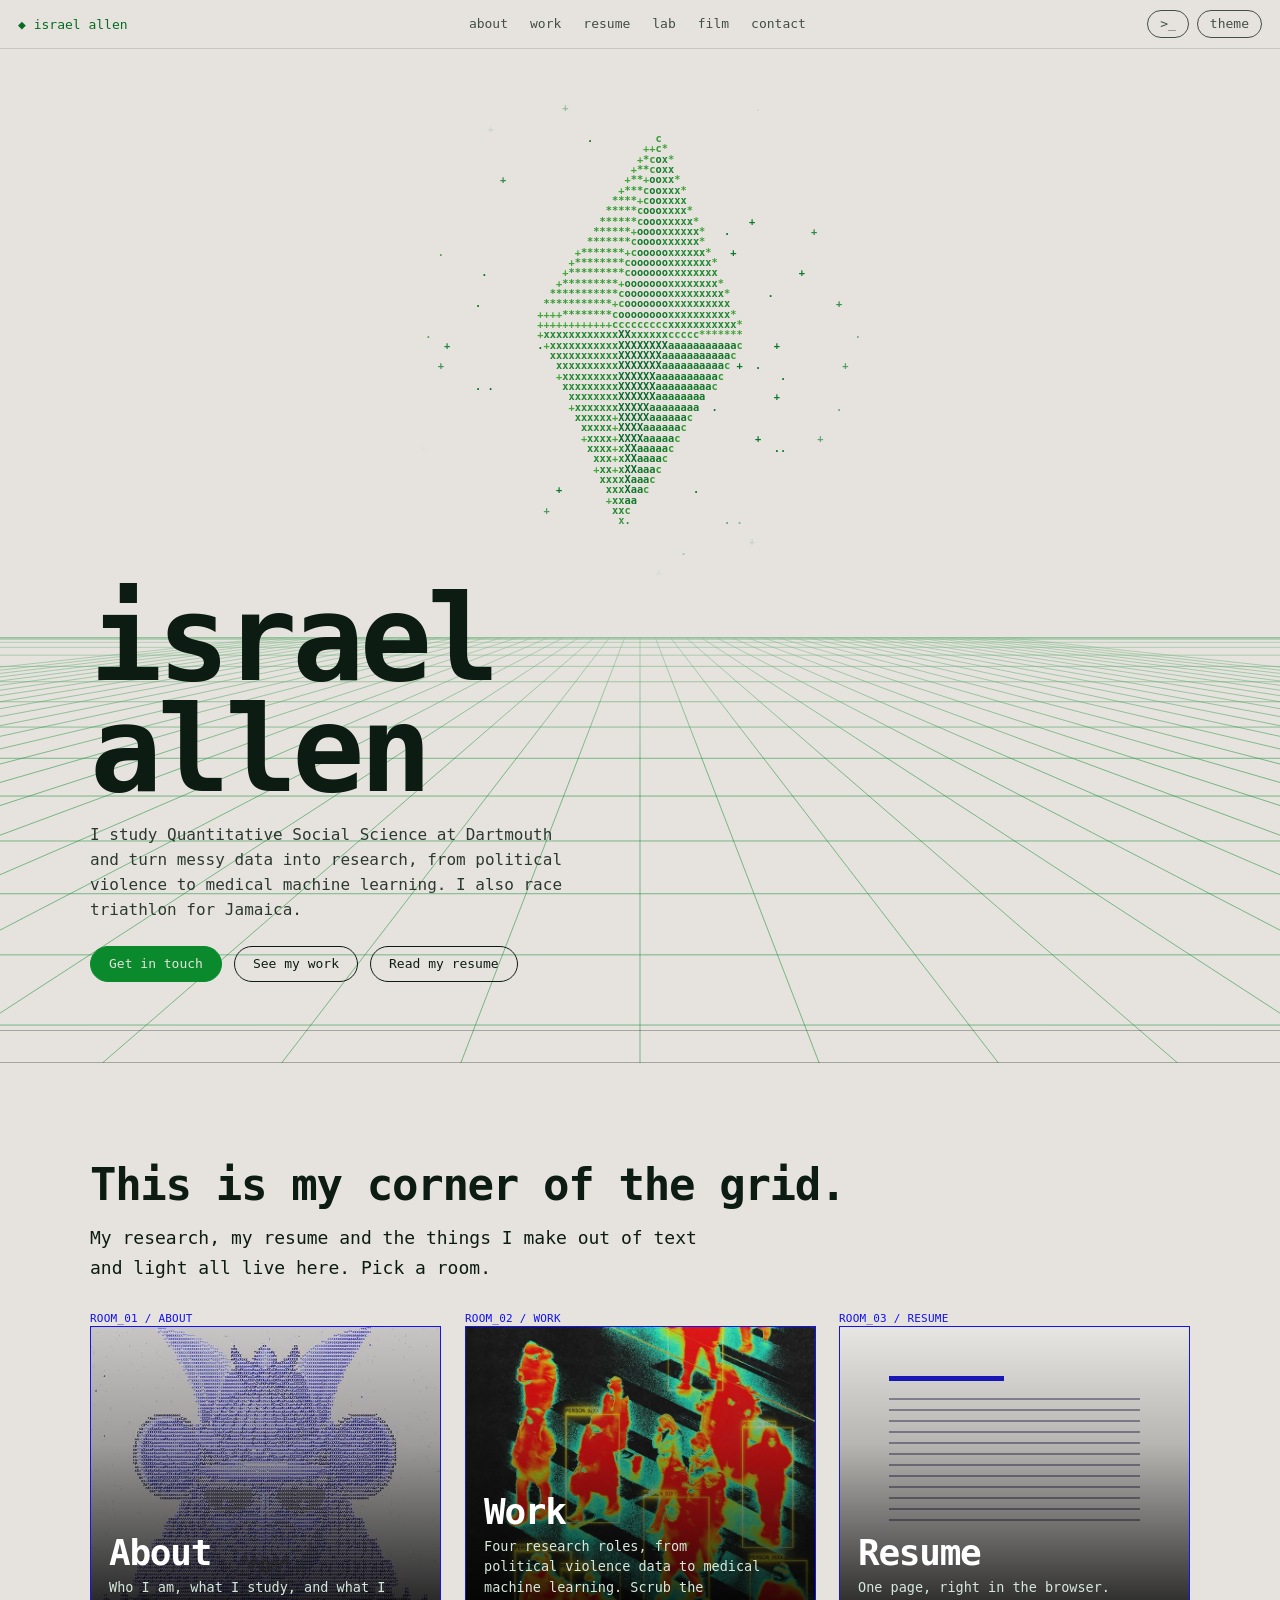
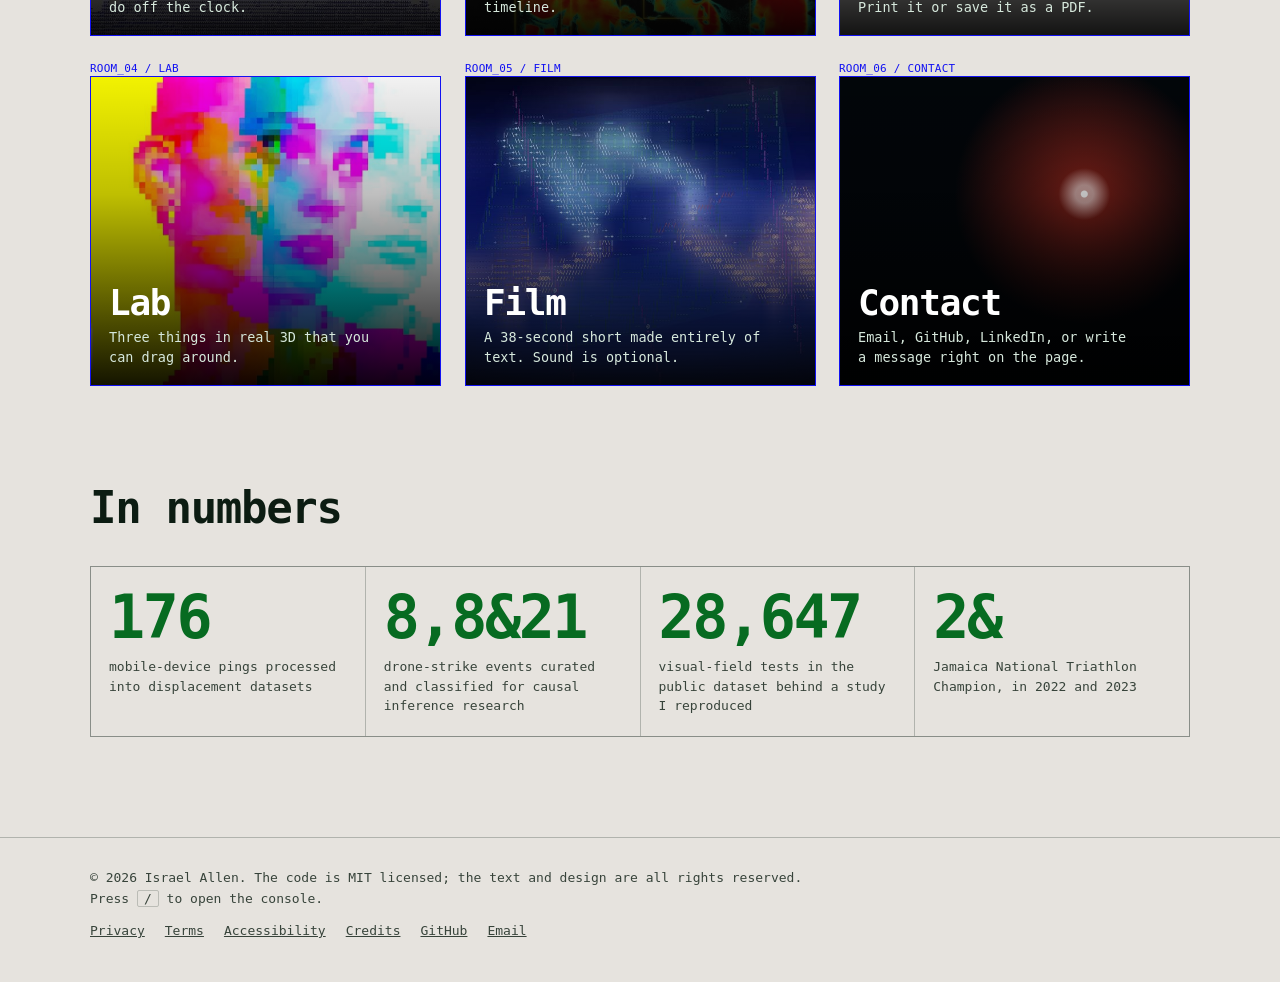
<file: index.html>
<!DOCTYPE html>
<html lang="en">
<head>
<meta charset="utf-8">
<meta http-equiv="Content-Security-Policy" content="default-src 'none'; script-src 'self'; style-src 'self' 'unsafe-inline'; img-src 'self' data:; font-src 'self'; connect-src 'self'; base-uri 'none'; form-action 'none'">
<meta name="viewport" content="width=device-width, initial-scale=1, viewport-fit=cover">
<title>Israel Allen</title>
<meta name="description" content="Israel Allen studies Quantitative Social Science at Dartmouth and works with large-scale data, political violence research and medical machine learning. Jamaican national triathlon champion.">
<meta name="theme-color" content="#020c06">
<meta name="author" content="Israel Allen">
<link rel="canonical" href="https://lukeanthony.co/">
<meta property="og:type" content="website">
<meta property="og:site_name" content="Israel Allen">
<meta property="og:title" content="Israel Allen">
<meta property="og:description" content="Israel Allen studies Quantitative Social Science at Dartmouth and works with large-scale data, political violence research and medical machine learning. Jamaican national triathlon champion.">
<meta property="og:url" content="https://lukeanthony.co/">
<meta property="og:image" content="https://lukeanthony.co/assets/img/og-card.jpg">
<meta property="og:image:alt" content="The words israel allen in large type above a glowing green wireframe grid and a spinning crystal.">
<meta name="twitter:card" content="summary_large_image">
<link rel="icon" href="assets/img/favicon.svg" type="image/svg+xml">
<link rel="apple-touch-icon" href="assets/img/apple-touch-icon.png">
<script src="assets/js/theme-init.js"></script>
<link rel="stylesheet" href="assets/css/site.css">
<script type="application/ld+json">
{"@context":"https://schema.org","@type":"Person","name":"Israel Allen","url":"https://lukeanthony.co/","sameAs":["https://github.com/izzyallen876","https://www.linkedin.com/in/israel-allen"],"affiliation":{"@type":"CollegeOrUniversity","name":"Dartmouth College"},"description":"Quantitative Social Science student at Dartmouth College and Jamaican national triathlon champion."}
</script>
</head>
<body>
<a class="skip" href="#main">Skip to content</a>
<div class="bar">
  <a class="brand" href="index.html">◆ israel allen</a>
  <nav id="nav" aria-label="Main"><a href="about.html">about</a><a href="work.html">work</a><a href="resume.html">resume</a><a href="lab.html">lab</a><a href="film.html">film</a><a href="contact.html">contact</a></nav>
  <div class="tools">
    <button class="pill" id="term-btn" type="button" aria-label="Open the command console">&gt;_</button>
    <button class="pill" id="theme" type="button" aria-label="Switch between light and dark theme">theme</button>
    <button class="pill menu-btn" id="menu" type="button" aria-expanded="false" aria-controls="nav">menu</button>
  </div>
</div>
<main id="main">
<header class="hero" id="top">
  <canvas id="grid" aria-hidden="true"></canvas>
  <div class="plumbwrap"><canvas class="glyph" id="plumb" role="img" aria-label="A rotating green crystal drawn in text characters"></canvas></div>
  <div class="titleblock">
    <h1 id="title" data-scramble aria-label="Israel Allen">israel
allen</h1>
    <p class="sub">I study Quantitative Social Science at Dartmouth and turn messy data into research, from political violence to medical machine learning. I also race triathlon for Jamaica.</p>
    <div class="cta">
      <a class="btn solid" href="contact.html">Get in touch</a>
      <a class="btn" href="work.html">See my work</a>
      <a class="btn" href="resume.html">Read my resume</a>
    </div>
  </div>
  <div class="ticker" aria-hidden="true"><span>◆ data ░▒▓ python ░▒▓ r ░▒▓ aws ░▒▓ political violence research ░▒▓ medical ml ░▒▓ public history ░▒▓ triathlon ░▒▓ dartmouth 2028 ░▒▓ ◆ data ░▒▓ python ░▒▓ r ░▒▓ aws ░▒▓ political violence research ░▒▓ medical ml ░▒▓ public history ░▒▓ triathlon ░▒▓ dartmouth 2028 ░▒▓ </span></div>
</header>

<section class="sec" id="rooms">
  <div class="inner">
    <h2>This is my corner of the grid.</h2>
    <p class="lead">My research, my resume and the things I make out of text and light all live here. Pick a room.</p>
    <div class="rooms">
      <a class="room dbox lock" data-id="ROOM_01 / ABOUT" data-tilt style="--i:0" href="about.html">
        <span class="art" style="background-image:url(assets/img/kabuto-poster.jpg)" aria-hidden="true"></span>
        <h3>About</h3><p>Who I am, what I study, and what I do off the clock.</p>
      </a>
      <a class="room dbox lock" data-id="ROOM_02 / WORK" data-tilt style="--i:1" href="work.html">
        <span class="art" style="background-image:url(assets/img/thermal-street.jpg)" aria-hidden="true"></span>
        <h3>Work</h3><p>Four research roles, from political violence data to medical machine learning. Scrub the timeline.</p>
      </a>
      <a class="room dbox lock" data-id="ROOM_03 / RESUME" data-tilt style="--i:2" href="resume.html">
        <span class="art sheet" aria-hidden="true"></span>
        <h3>Resume</h3><p>One page, right in the browser. Print it or save it as a PDF.</p>
      </a>
      <a class="room dbox lock" data-id="ROOM_04 / LAB" data-tilt style="--i:3" href="lab.html">
        <span class="art" style="background-image:url(assets/img/pixel-portrait.jpg)" aria-hidden="true"></span>
        <h3>Lab</h3><p>Three things in real 3D that you can drag around.</p>
      </a>
      <a class="room dbox lock" data-id="ROOM_05 / FILM" data-tilt style="--i:4" href="film.html">
        <span class="art" style="background-image:url(assets/img/film-poster.jpg)" aria-hidden="true"></span>
        <h3>Film</h3><p>A 38-second short made entirely of text. Sound is optional.</p>
      </a>
      <a class="room dbox lock" data-id="ROOM_06 / CONTACT" data-tilt style="--i:5" href="contact.html">
        <span class="art spark" aria-hidden="true"></span>
        <h3>Contact</h3><p>Email, GitHub, LinkedIn, or write a message right on the page.</p>
      </a>
    </div>
  </div>
</section>

<section class="sec" id="numbers" style="padding-top:0">
  <div class="inner">
    <h2>In numbers</h2>
    <div class="nums">
      <div class="num"><b data-count data-final="1B+">1B+</b><span>mobile-device pings processed into displacement datasets</span></div>
      <div class="num"><b data-count data-final="8,000+">8,000+</b><span>drone-strike events curated and classified for causal inference research</span></div>
      <div class="num"><b data-count data-final="28,943">28,943</b><span>visual-field tests in the public dataset behind a study I reproduced</span></div>
      <div class="num"><b data-count data-final="2×">2×</b><span>Jamaica National Triathlon Champion, in 2022 and 2023</span></div>
    </div>
  </div>
</section>
</main>
<footer class="site">
  <div class="inner">
    <p>© 2026 Israel Allen. The code is MIT licensed; the text and design are all rights reserved.<br>Press <kbd>/</kbd> to open the console.</p>
    <nav aria-label="Legal and links">
      <a href="privacy.html">Privacy</a>
      <a href="terms.html">Terms</a>
      <a href="accessibility.html">Accessibility</a>
      <a href="credits.html">Credits</a>
      <a href="https://github.com/izzyallen876" target="_blank" rel="noopener">GitHub</a>
      <a href="mailto:israel.l.allen.28@dartmouth.edu">Email</a>
    </nav>
  </div>
</footer>
<script src="assets/js/glyph.js"></script>
<script src="assets/js/scene-plumb.js"></script>
<script src="assets/js/core.js"></script>
</body>
</html>
</file>
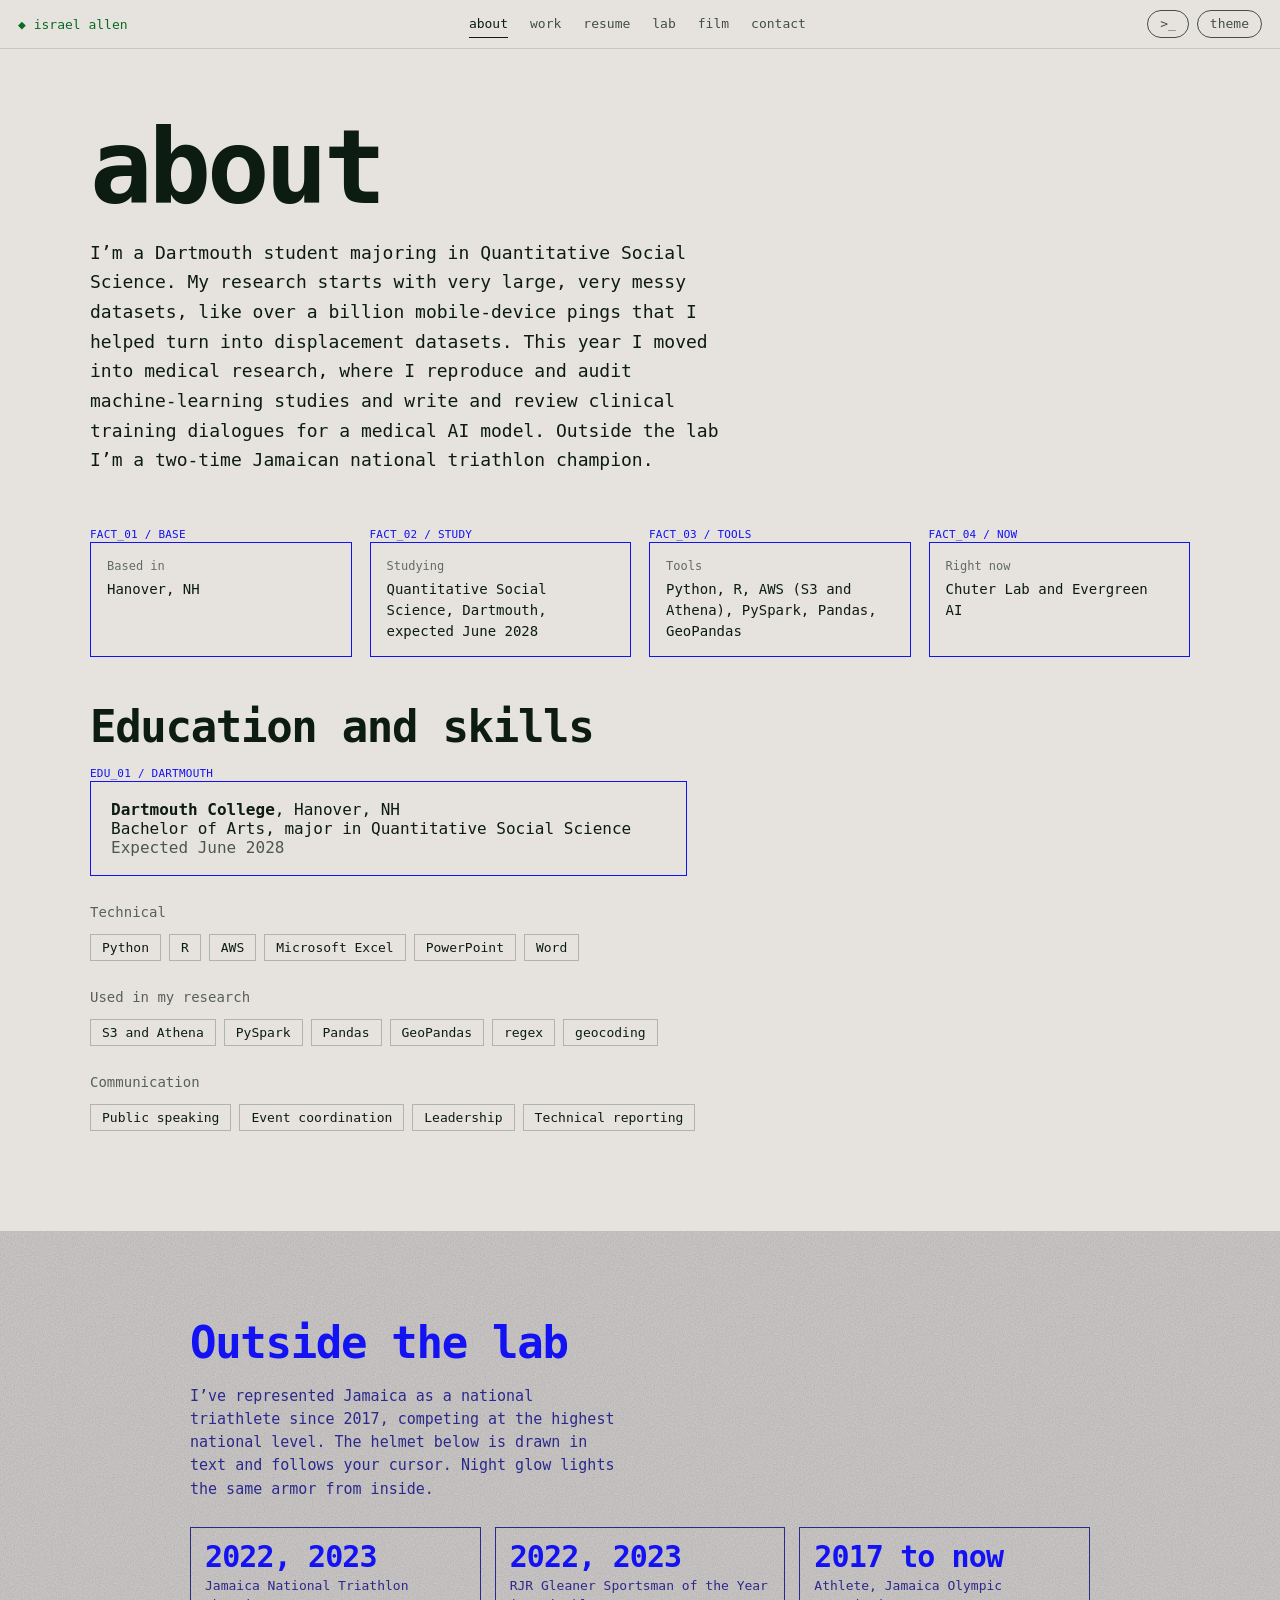
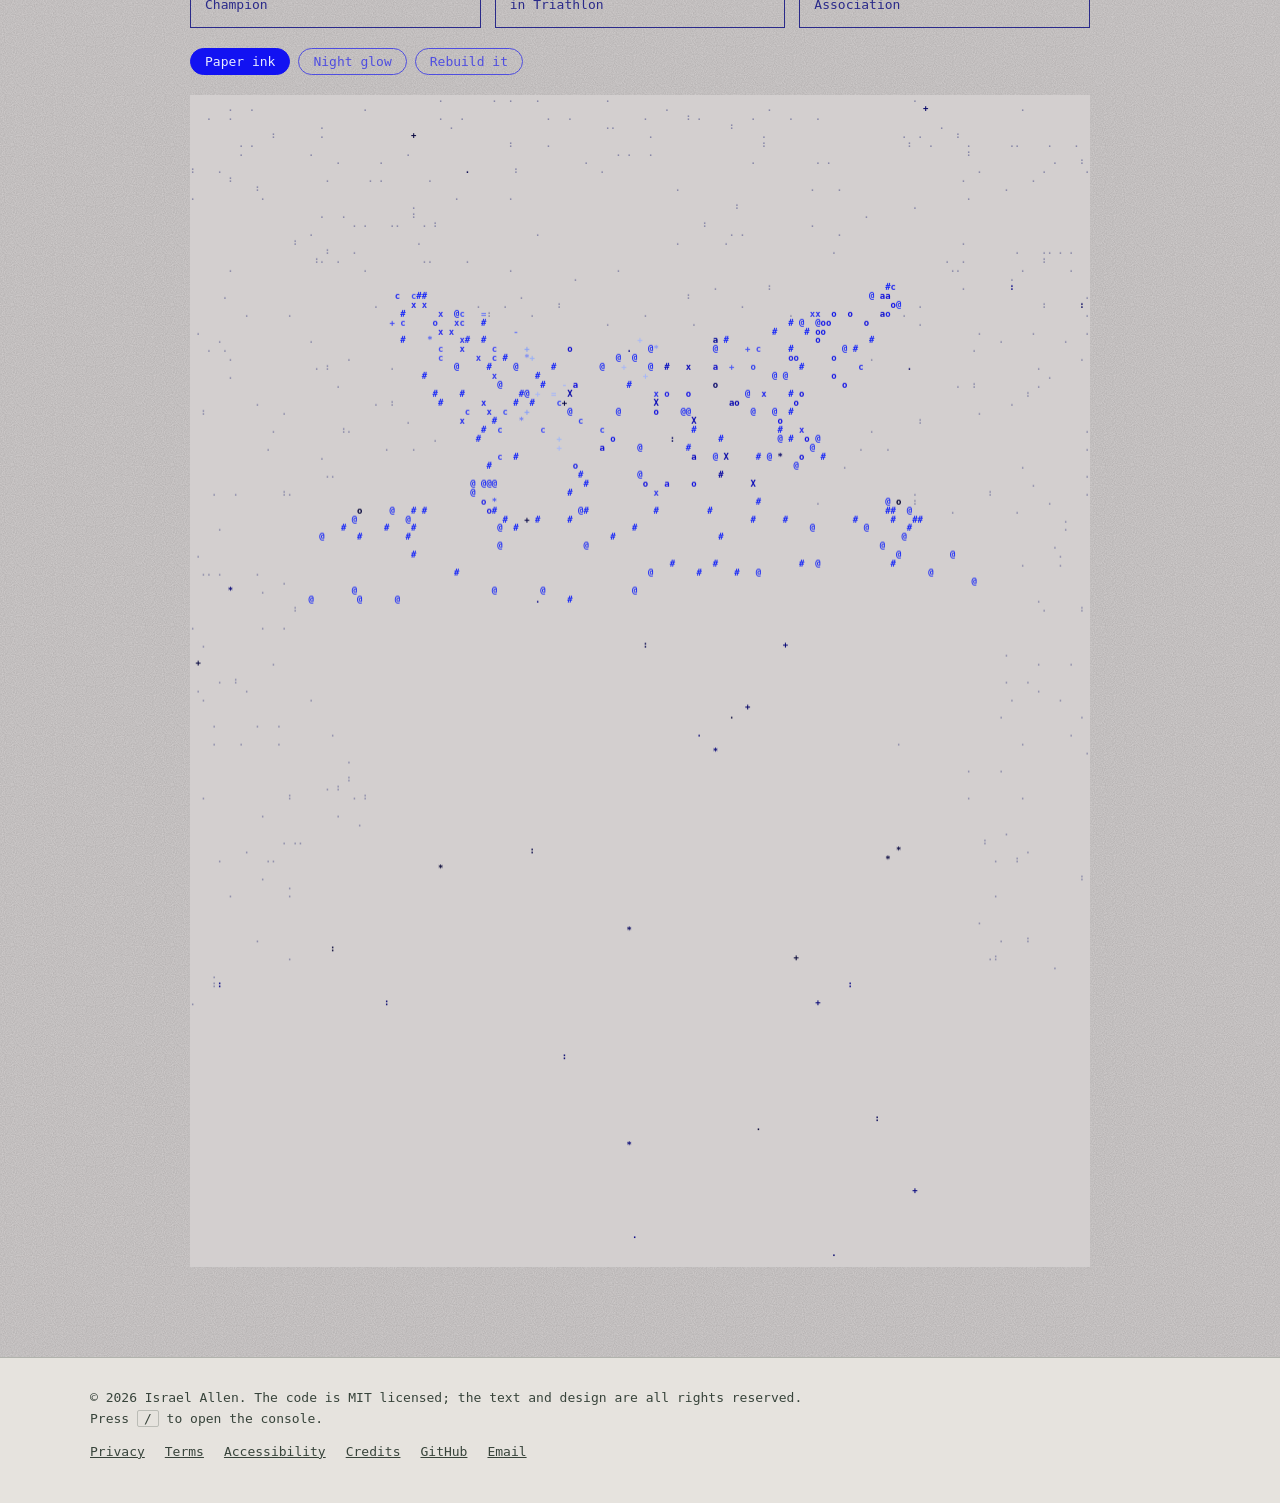
<file: about.html>
<!DOCTYPE html>
<html lang="en">
<head>
<meta charset="utf-8">
<meta http-equiv="Content-Security-Policy" content="default-src 'none'; script-src 'self'; style-src 'self' 'unsafe-inline'; img-src 'self' data:; font-src 'self'; connect-src 'self'; base-uri 'none'; form-action 'none'">
<meta name="viewport" content="width=device-width, initial-scale=1, viewport-fit=cover">
<title>About | Israel Allen</title>
<meta name="description" content="About Israel Allen: Dartmouth Quantitative Social Science student, data and machine learning researcher, and Jamaican national triathlon champion.">
<meta name="theme-color" content="#020c06">
<meta name="author" content="Israel Allen">
<link rel="canonical" href="https://lukeanthony.co/about.html">
<meta property="og:type" content="website">
<meta property="og:site_name" content="Israel Allen">
<meta property="og:title" content="About | Israel Allen">
<meta property="og:description" content="About Israel Allen: Dartmouth Quantitative Social Science student, data and machine learning researcher, and Jamaican national triathlon champion.">
<meta property="og:url" content="https://lukeanthony.co/about.html">
<meta property="og:image" content="https://lukeanthony.co/assets/img/og-card.jpg">
<meta property="og:image:alt" content="The words israel allen in large type above a glowing green wireframe grid and a spinning crystal.">
<meta name="twitter:card" content="summary_large_image">
<link rel="icon" href="assets/img/favicon.svg" type="image/svg+xml">
<link rel="apple-touch-icon" href="assets/img/apple-touch-icon.png">
<script src="assets/js/theme-init.js"></script>
<link rel="stylesheet" href="assets/css/site.css">
</head>
<body>
<a class="skip" href="#main">Skip to content</a>
<div class="bar">
  <a class="brand" href="index.html">◆ israel allen</a>
  <nav id="nav" aria-label="Main"><a href="about.html" aria-current="page">about</a><a href="work.html">work</a><a href="resume.html">resume</a><a href="lab.html">lab</a><a href="film.html">film</a><a href="contact.html">contact</a></nav>
  <div class="tools">
    <button class="pill" id="term-btn" type="button" aria-label="Open the command console">&gt;_</button>
    <button class="pill" id="theme" type="button" aria-label="Switch between light and dark theme">theme</button>
    <button class="pill menu-btn" id="menu" type="button" aria-expanded="false" aria-controls="nav">menu</button>
  </div>
</div>
<main id="main">
<section class="phead">
  <div class="inner">
    <h1 data-scramble aria-label="About">about</h1>
    <p class="lead" style="margin-top:22px">I’m a Dartmouth student majoring in Quantitative Social Science. My research starts with very large, very messy datasets, like over a billion mobile-device pings that I helped turn into displacement datasets. This year I moved into medical research, where I reproduce and audit machine-learning studies and write and review clinical training dialogues for a medical AI model. Outside the lab I’m a two-time Jamaican national triathlon champion.</p>
    <div class="facts">
      <div class="fact dbox lock" data-id="FACT_01 / BASE" style="--i:0"><small>Based in</small><span>Hanover, NH</span></div>
      <div class="fact dbox lock" data-id="FACT_02 / STUDY" style="--i:1"><small>Studying</small><span>Quantitative Social Science, Dartmouth, expected June 2028</span></div>
      <div class="fact dbox lock" data-id="FACT_03 / TOOLS" style="--i:2"><small>Tools</small><span>Python, R, AWS (S3 and Athena), PySpark, Pandas, GeoPandas</span></div>
      <div class="fact dbox lock" data-id="FACT_04 / NOW" style="--i:3"><small>Right now</small><span>Chuter Lab and Evergreen AI</span></div>
    </div>
  </div>
</section>

<section class="sec" style="padding-top:20px" id="skills">
  <div class="inner">
    <h2>Education and skills</h2>
    <div class="dbox lock" data-id="EDU_01 / DARTMOUTH" style="padding:18px 20px;margin-top:2em;max-width:62ch">
      <b>Dartmouth College</b>, Hanover, NH<br>Bachelor of Arts, major in Quantitative Social Science<br><span style="opacity:.7">Expected June 2028</span>
    </div>
    <div class="group"><h3>Technical</h3>
      <ul class="tags"><li>Python</li><li>R</li><li>AWS</li><li>Microsoft Excel</li><li>PowerPoint</li><li>Word</li></ul></div>
    <div class="group"><h3>Used in my research</h3>
      <ul class="tags"><li>S3 and Athena</li><li>PySpark</li><li>Pandas</li><li>GeoPandas</li><li>regex</li><li>geocoding</li></ul></div>
    <div class="group"><h3>Communication</h3>
      <ul class="tags"><li>Public speaking</li><li>Event coordination</li><li>Leadership</li><li>Technical reporting</li></ul></div>
  </div>
</section>

<section class="armor" id="armor">
  <div class="inner">
    <h2>Outside the lab</h2>
    <p>I’ve represented Jamaica as a national triathlete since 2017, competing at the highest national level. The helmet below is drawn in text and follows your cursor. Night glow lights the same armor from inside.</p>
    <div class="stats">
      <div><b>2022, 2023</b>Jamaica National Triathlon Champion</div>
      <div><b>2022, 2023</b>RJR Gleaner Sportsman of the Year in Triathlon</div>
      <div><b>2017 to now</b>Athlete, Jamaica Olympic Association</div>
    </div>
    <div class="ctl" role="group" aria-label="Helmet style">
      <button id="m-ink" type="button" aria-pressed="true">Paper ink</button>
      <button id="m-glow" type="button" aria-pressed="false">Night glow</button>
      <button id="m-replay" type="button">Rebuild it</button>
    </div>
    <div class="kwrap"><canvas class="glyph" id="kabuto" role="img" aria-label="A samurai helmet with crescent horns and a demon mask, drawn in text characters"></canvas></div>
  </div>
</section>
</main>
<footer class="site">
  <div class="inner">
    <p>© 2026 Israel Allen. The code is MIT licensed; the text and design are all rights reserved.<br>Press <kbd>/</kbd> to open the console.</p>
    <nav aria-label="Legal and links">
      <a href="privacy.html">Privacy</a>
      <a href="terms.html">Terms</a>
      <a href="accessibility.html">Accessibility</a>
      <a href="credits.html">Credits</a>
      <a href="https://github.com/izzyallen876" target="_blank" rel="noopener">GitHub</a>
      <a href="mailto:israel.l.allen.28@dartmouth.edu">Email</a>
    </nav>
  </div>
</footer>
<script src="assets/js/glyph.js"></script>
<script src="assets/js/scene-kabuto.js"></script>
<script src="assets/js/core.js"></script>
</body>
</html>
</file>
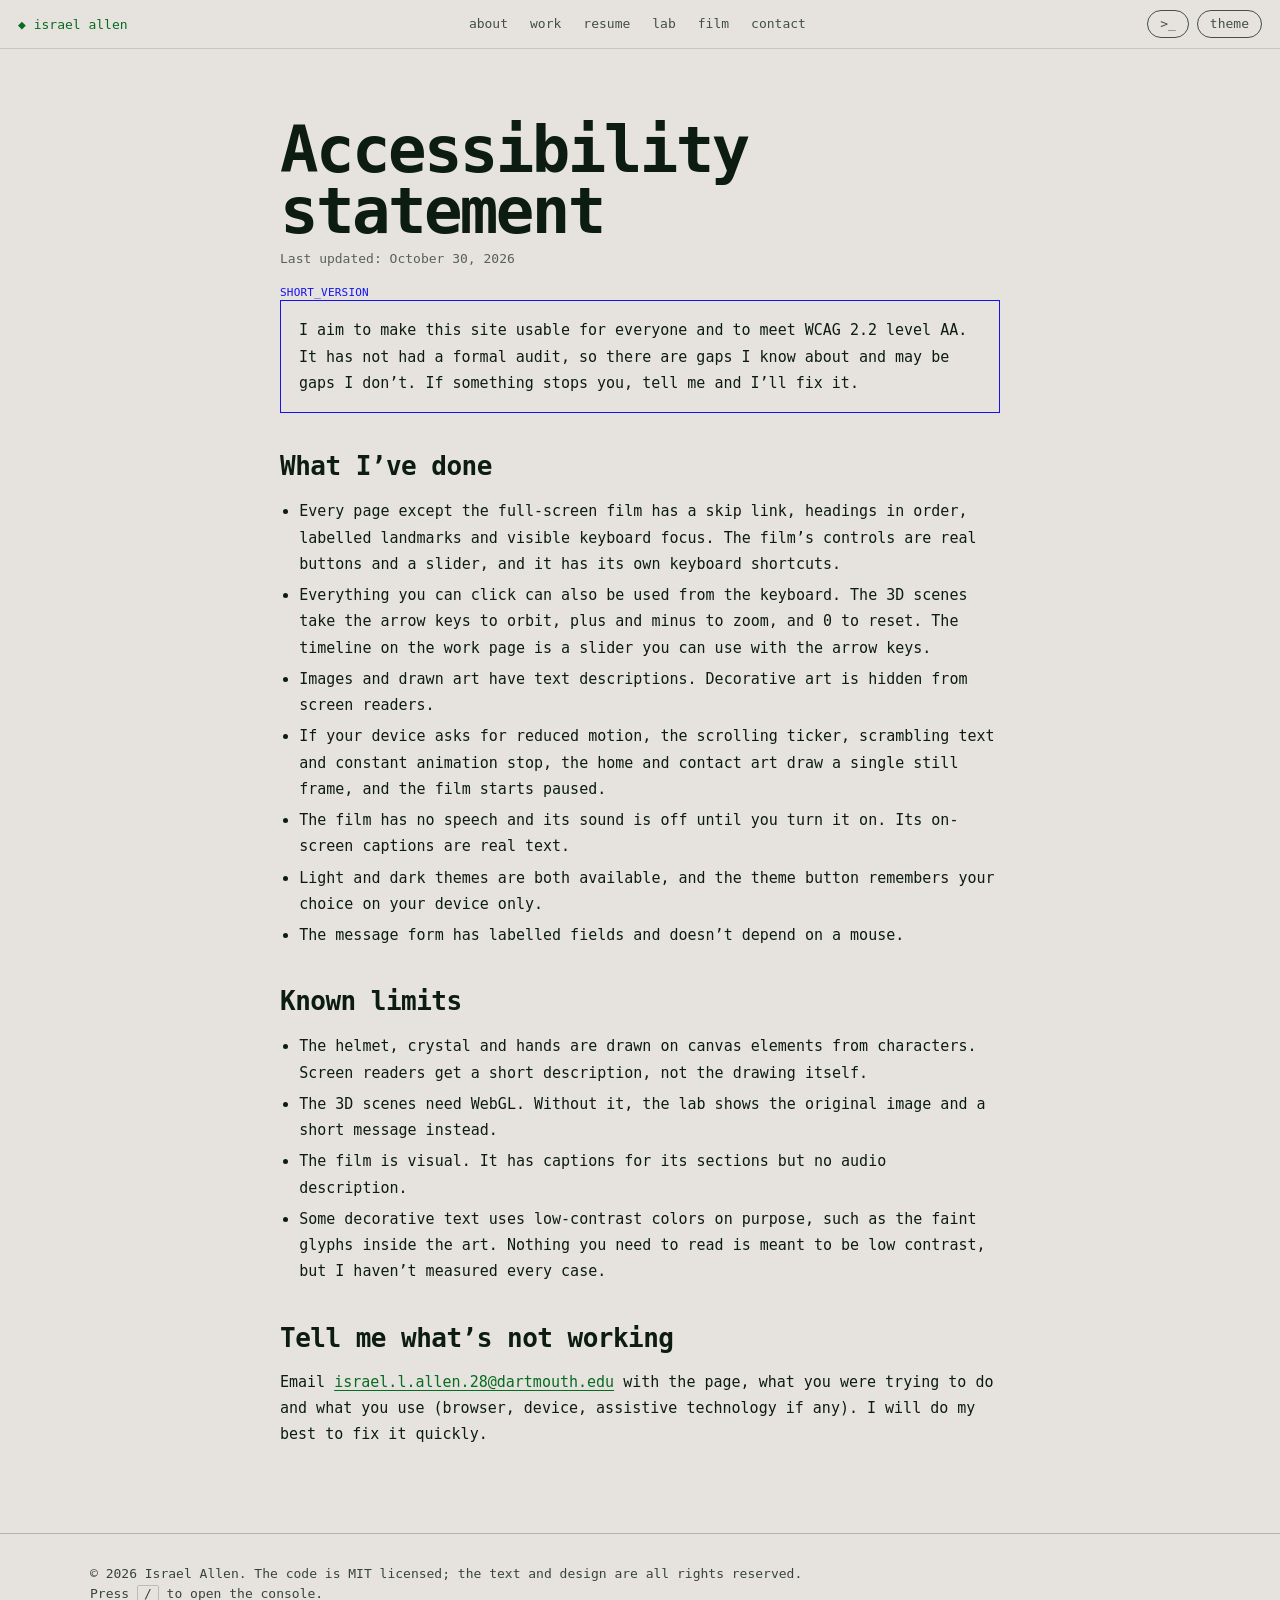
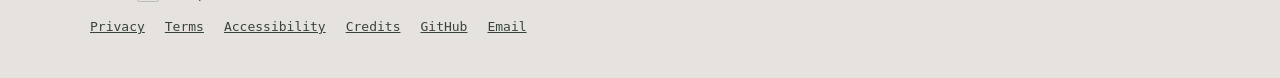
<file: accessibility.html>
<!DOCTYPE html>
<html lang="en">
<head>
<meta charset="utf-8">
<meta http-equiv="Content-Security-Policy" content="default-src 'none'; script-src 'self'; style-src 'self' 'unsafe-inline'; img-src 'self' data:; font-src 'self'; connect-src 'self'; base-uri 'none'; form-action 'none'">
<meta name="viewport" content="width=device-width, initial-scale=1, viewport-fit=cover">
<title>Accessibility statement | Israel Allen</title>
<meta name="description" content="What lukeanthony.co does for accessibility, and what its known limits are.">
<meta name="theme-color" content="#020c06">
<meta name="author" content="Israel Allen">
<link rel="canonical" href="https://lukeanthony.co/accessibility.html">
<meta property="og:type" content="website">
<meta property="og:site_name" content="Israel Allen">
<meta property="og:title" content="Accessibility statement | Israel Allen">
<meta property="og:description" content="What lukeanthony.co does for accessibility, and what its known limits are.">
<meta property="og:url" content="https://lukeanthony.co/accessibility.html">
<meta property="og:image" content="https://lukeanthony.co/assets/img/og-card.jpg">
<meta property="og:image:alt" content="The words israel allen in large type above a glowing green wireframe grid and a spinning crystal.">
<meta name="twitter:card" content="summary_large_image">
<link rel="icon" href="assets/img/favicon.svg" type="image/svg+xml">
<link rel="apple-touch-icon" href="assets/img/apple-touch-icon.png">
<script src="assets/js/theme-init.js"></script>
<link rel="stylesheet" href="assets/css/site.css">
</head>
<body>
<a class="skip" href="#main">Skip to content</a>
<div class="bar">
  <a class="brand" href="index.html">◆ israel allen</a>
  <nav id="nav" aria-label="Main"><a href="about.html">about</a><a href="work.html">work</a><a href="resume.html">resume</a><a href="lab.html">lab</a><a href="film.html">film</a><a href="contact.html">contact</a></nav>
  <div class="tools">
    <button class="pill" id="term-btn" type="button" aria-label="Open the command console">&gt;_</button>
    <button class="pill" id="theme" type="button" aria-label="Switch between light and dark theme">theme</button>
    <button class="pill menu-btn" id="menu" type="button" aria-expanded="false" aria-controls="nav">menu</button>
  </div>
</div>
<main id="main">
<article class="doc">
<h1>Accessibility statement</h1>
<p class="meta">Last updated: October 30, 2026</p>
<div class="short dbox" data-id="SHORT_VERSION"><p>I aim to make this site usable for everyone and to meet WCAG 2.2 level AA. It has not had a formal audit, so there are gaps I know about and may be gaps I don’t. If something stops you, tell me and I’ll fix it.</p></div>
<h2>What I’ve done</h2>
<ul>
<li>Every page except the full-screen film has a skip link, headings in order, labelled landmarks and visible keyboard focus. The film’s controls are real buttons and a slider, and it has its own keyboard shortcuts.</li>
<li>Everything you can click can also be used from the keyboard. The 3D scenes take the arrow keys to orbit, plus and minus to zoom, and 0 to reset. The timeline on the work page is a slider you can use with the arrow keys.</li>
<li>Images and drawn art have text descriptions. Decorative art is hidden from screen readers.</li>
<li>If your device asks for reduced motion, the scrolling ticker, scrambling text and constant animation stop, the home and contact art draw a single still frame, and the film starts paused.</li>
<li>The film has no speech and its sound is off until you turn it on. Its on-screen captions are real text.</li>
<li>Light and dark themes are both available, and the theme button remembers your choice on your device only.</li>
<li>The message form has labelled fields and doesn’t depend on a mouse.</li>
</ul>
<h2>Known limits</h2>
<ul>
<li>The helmet, crystal and hands are drawn on canvas elements from characters. Screen readers get a short description, not the drawing itself.</li>
<li>The 3D scenes need WebGL. Without it, the lab shows the original image and a short message instead.</li>
<li>The film is visual. It has captions for its sections but no audio description.</li>
<li>Some decorative text uses low-contrast colors on purpose, such as the faint glyphs inside the art. Nothing you need to read is meant to be low contrast, but I haven’t measured every case.</li>
</ul>
<h2>Tell me what’s not working</h2>
<p>Email <a href="mailto:israel.l.allen.28@dartmouth.edu">israel.l.allen.28@dartmouth.edu</a> with the page, what you were trying to do and what you use (browser, device, assistive technology if any). I will do my best to fix it quickly.</p>
</article>
</main>
<footer class="site">
  <div class="inner">
    <p>© 2026 Israel Allen. The code is MIT licensed; the text and design are all rights reserved.<br>Press <kbd>/</kbd> to open the console.</p>
    <nav aria-label="Legal and links">
      <a href="privacy.html">Privacy</a>
      <a href="terms.html">Terms</a>
      <a href="accessibility.html">Accessibility</a>
      <a href="credits.html">Credits</a>
      <a href="https://github.com/izzyallen876" target="_blank" rel="noopener">GitHub</a>
      <a href="mailto:israel.l.allen.28@dartmouth.edu">Email</a>
    </nav>
  </div>
</footer>
<script src="assets/js/core.js"></script>
</body>
</html>
</file>
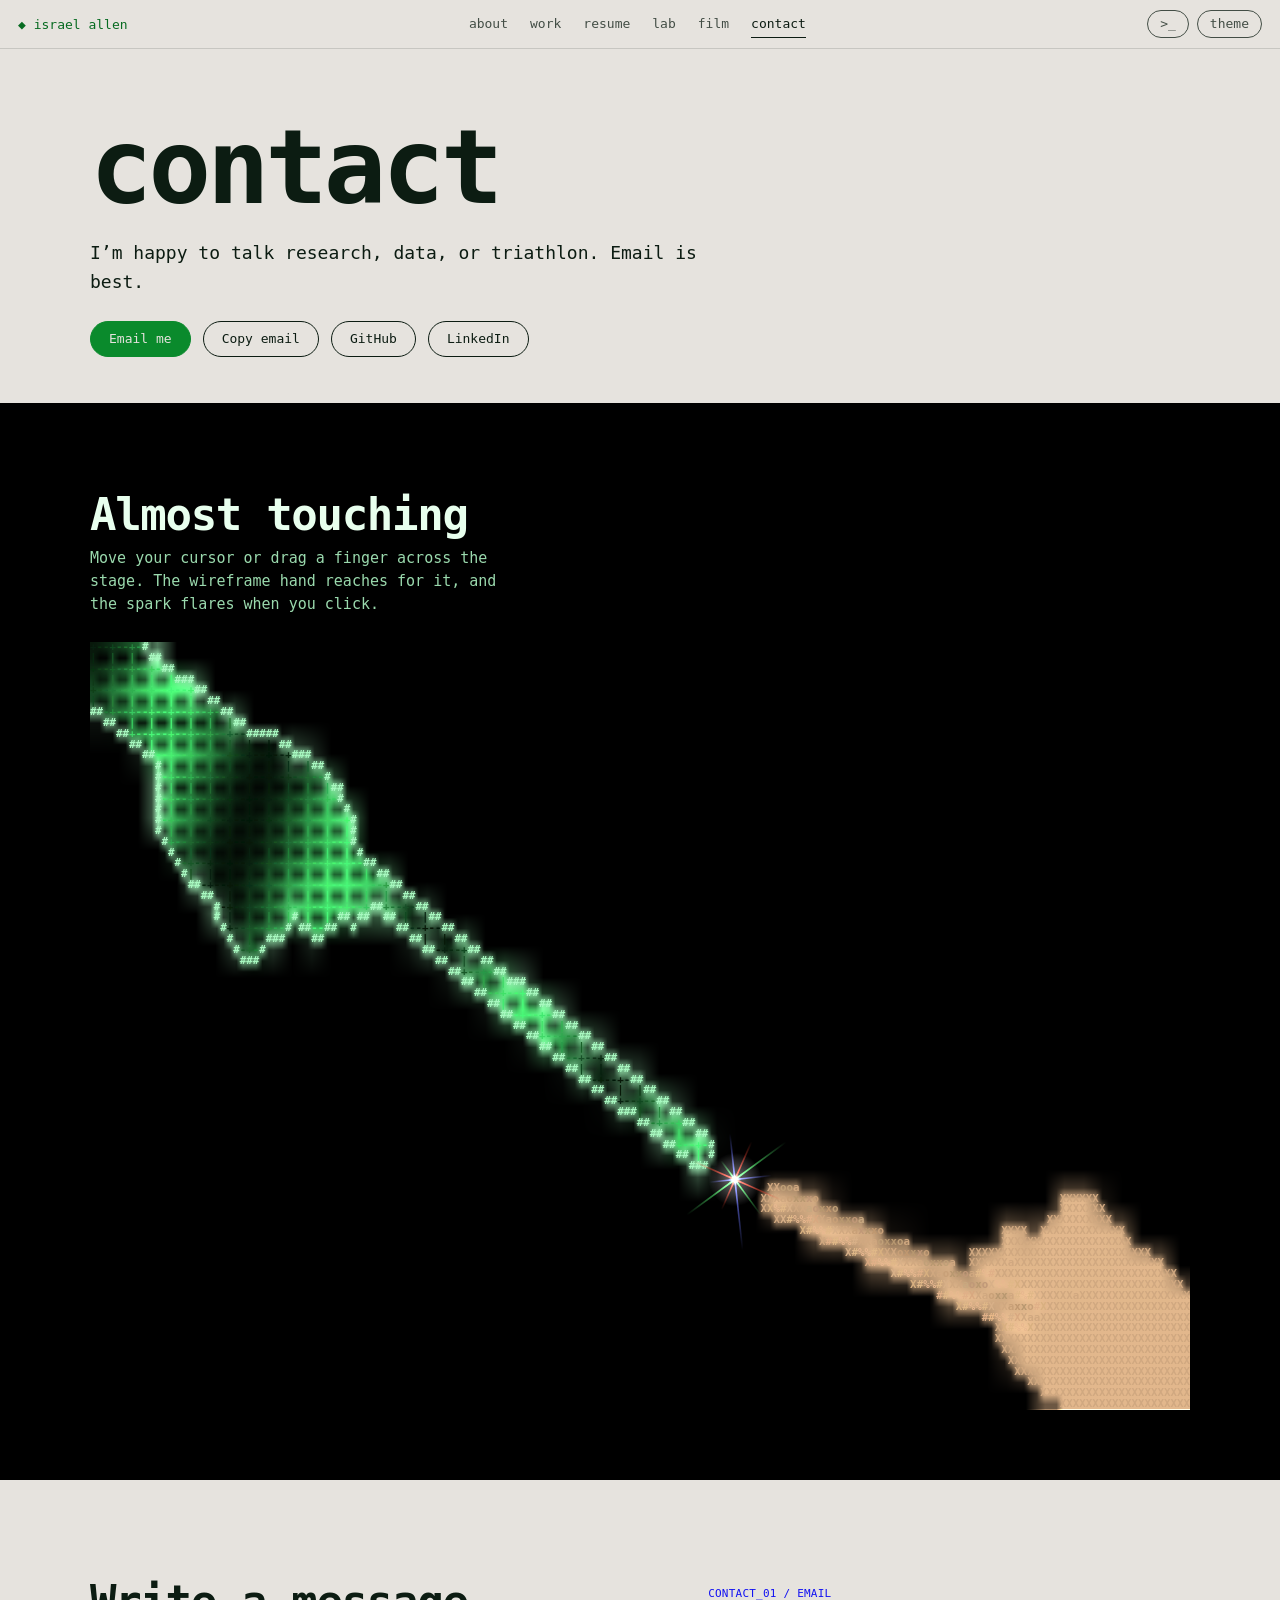
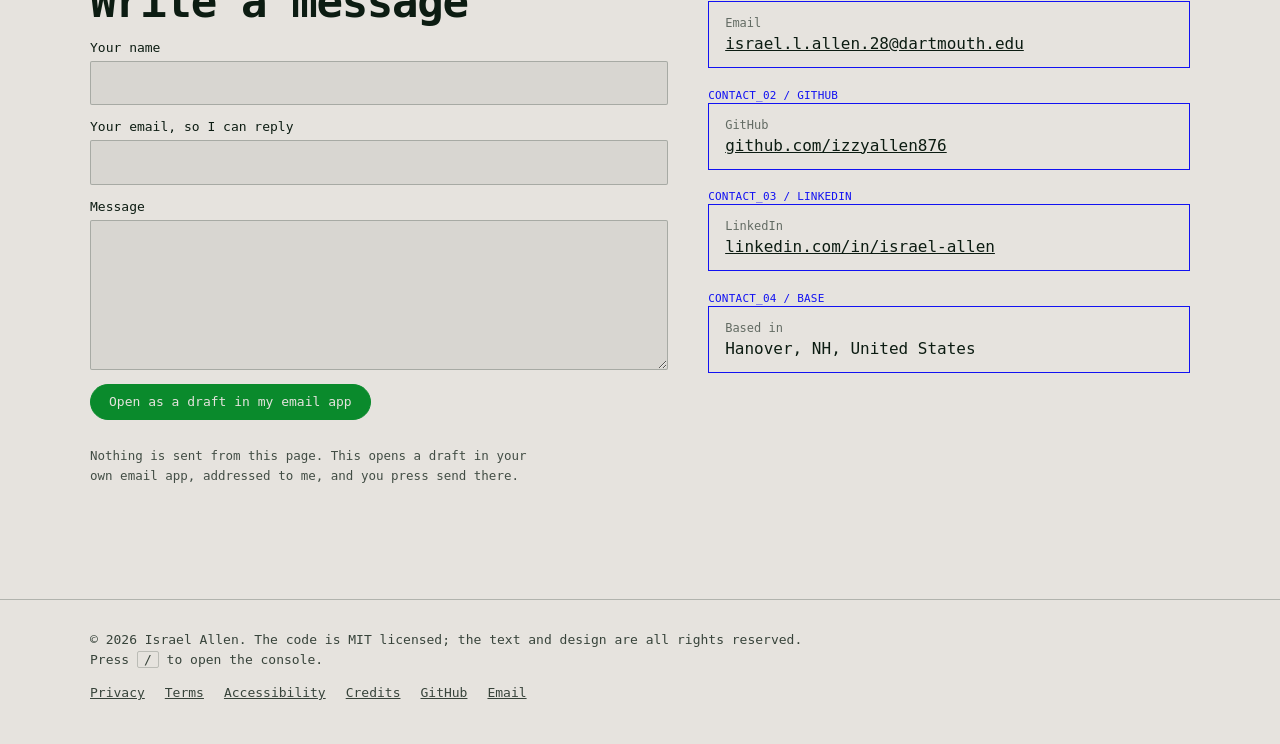
<file: contact.html>
<!DOCTYPE html>
<html lang="en">
<head>
<meta charset="utf-8">
<meta http-equiv="Content-Security-Policy" content="default-src 'none'; script-src 'self'; style-src 'self' 'unsafe-inline'; img-src 'self' data:; font-src 'self'; connect-src 'self'; base-uri 'none'; form-action 'none'">
<meta name="viewport" content="width=device-width, initial-scale=1, viewport-fit=cover">
<title>Contact | Israel Allen</title>
<meta name="description" content="Contact Israel Allen by email, GitHub or LinkedIn, or write a message right on the page.">
<meta name="theme-color" content="#020c06">
<meta name="author" content="Israel Allen">
<link rel="canonical" href="https://lukeanthony.co/contact.html">
<meta property="og:type" content="website">
<meta property="og:site_name" content="Israel Allen">
<meta property="og:title" content="Contact | Israel Allen">
<meta property="og:description" content="Contact Israel Allen by email, GitHub or LinkedIn, or write a message right on the page.">
<meta property="og:url" content="https://lukeanthony.co/contact.html">
<meta property="og:image" content="https://lukeanthony.co/assets/img/og-card.jpg">
<meta property="og:image:alt" content="The words israel allen in large type above a glowing green wireframe grid and a spinning crystal.">
<meta name="twitter:card" content="summary_large_image">
<link rel="icon" href="assets/img/favicon.svg" type="image/svg+xml">
<link rel="apple-touch-icon" href="assets/img/apple-touch-icon.png">
<script src="assets/js/theme-init.js"></script>
<link rel="stylesheet" href="assets/css/site.css">
</head>
<body>
<a class="skip" href="#main">Skip to content</a>
<div class="bar">
  <a class="brand" href="index.html">◆ israel allen</a>
  <nav id="nav" aria-label="Main"><a href="about.html">about</a><a href="work.html">work</a><a href="resume.html">resume</a><a href="lab.html">lab</a><a href="film.html">film</a><a href="contact.html" aria-current="page">contact</a></nav>
  <div class="tools">
    <button class="pill" id="term-btn" type="button" aria-label="Open the command console">&gt;_</button>
    <button class="pill" id="theme" type="button" aria-label="Switch between light and dark theme">theme</button>
    <button class="pill menu-btn" id="menu" type="button" aria-expanded="false" aria-controls="nav">menu</button>
  </div>
</div>
<main id="main">
<section class="phead" style="padding-bottom:6px">
  <div class="inner">
    <h1 data-scramble aria-label="Contact">contact</h1>
    <p class="lead">I’m happy to talk research, data, or triathlon. Email is best.</p>
    <div class="cta">
      <a class="btn solid" href="mailto:israel.l.allen.28@dartmouth.edu?subject=Hello%20from%20lukeanthony.co">Email me</a>
      <button class="btn" id="copy" type="button">Copy email</button>
      <a class="btn" href="https://github.com/izzyallen876" target="_blank" rel="noopener">GitHub</a>
      <a class="btn" href="https://www.linkedin.com/in/israel-allen" target="_blank" rel="noopener">LinkedIn</a>
    </div>
  </div>
</section>

<section class="touch" id="reach" style="margin-top:40px">
  <div class="inner">
    <h2>Almost touching</h2>
    <p>Move your cursor or drag a finger across the stage. The wireframe hand reaches for it, and the spark flares when you click.</p>
    <div class="stage" id="stage">
      <canvas class="glyph" id="hands" role="img" aria-label="A green wireframe hand and a human hand reaching toward each other"></canvas>
      <canvas id="burst" aria-hidden="true"></canvas>
    </div>
  </div>
</section>

<section class="sec" id="write">
  <div class="inner contact-grid">
    <div>
      <h2>Write a message</h2>
      <form class="composer" id="composer" novalidate>
        <label>Your name <input name="yourname" type="text" autocomplete="name"></label>
        <label>Your email, so I can reply <input name="from" type="email" autocomplete="email"></label>
        <label>Message <textarea name="msg" required></textarea></label>
        <div class="row"><button class="btn solid" type="submit">Open as a draft in my email app</button></div>
        <p class="fine" id="composer-note" aria-live="polite">Nothing is sent from this page. This opens a draft in your own email app, addressed to me, and you press send there.</p>
      </form>
    </div>
    <ul class="details">
      <li class="dbox" data-id="CONTACT_01 / EMAIL"><small>Email</small><a href="mailto:israel.l.allen.28@dartmouth.edu">israel.l.allen.28@dartmouth.edu</a></li>
      <li class="dbox" data-id="CONTACT_02 / GITHUB"><small>GitHub</small><a href="https://github.com/izzyallen876" target="_blank" rel="noopener">github.com/izzyallen876</a></li>
      <li class="dbox" data-id="CONTACT_03 / LINKEDIN"><small>LinkedIn</small><a href="https://www.linkedin.com/in/israel-allen" target="_blank" rel="noopener">linkedin.com/in/israel-allen</a></li>
      <li class="dbox" data-id="CONTACT_04 / BASE"><small>Based in</small>Hanover, NH, United States</li>
    </ul>
  </div>
</section>
</main>
<footer class="site">
  <div class="inner">
    <p>© 2026 Israel Allen. The code is MIT licensed; the text and design are all rights reserved.<br>Press <kbd>/</kbd> to open the console.</p>
    <nav aria-label="Legal and links">
      <a href="privacy.html">Privacy</a>
      <a href="terms.html">Terms</a>
      <a href="accessibility.html">Accessibility</a>
      <a href="credits.html">Credits</a>
      <a href="https://github.com/izzyallen876" target="_blank" rel="noopener">GitHub</a>
      <a href="mailto:israel.l.allen.28@dartmouth.edu">Email</a>
    </nav>
  </div>
</footer>
<script src="assets/js/glyph.js"></script>
<script src="assets/js/scene-hands.js"></script>
<script src="assets/js/core.js"></script>
</body>
</html>
</file>
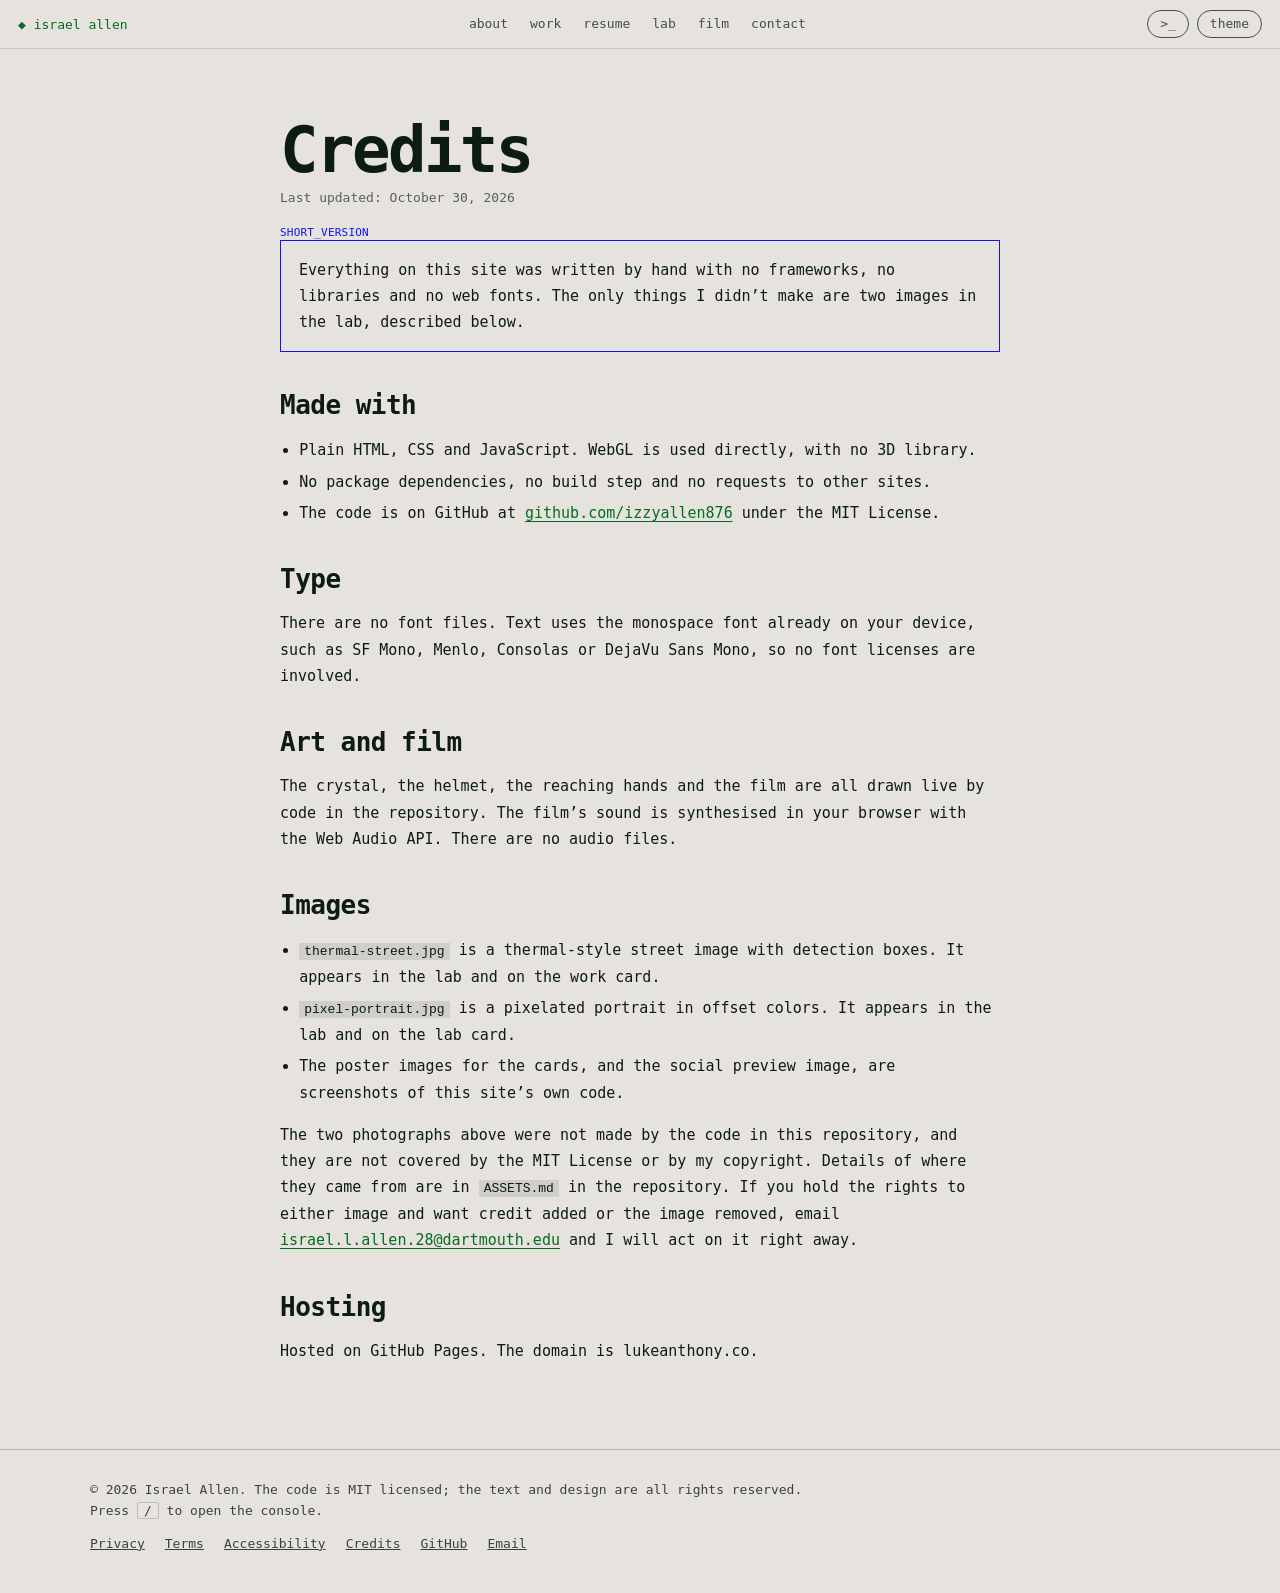
<file: credits.html>
<!DOCTYPE html>
<html lang="en">
<head>
<meta charset="utf-8">
<meta http-equiv="Content-Security-Policy" content="default-src 'none'; script-src 'self'; style-src 'self' 'unsafe-inline'; img-src 'self' data:; font-src 'self'; connect-src 'self'; base-uri 'none'; form-action 'none'">
<meta name="viewport" content="width=device-width, initial-scale=1, viewport-fit=cover">
<title>Credits | Israel Allen</title>
<meta name="description" content="Credits and licenses for lukeanthony.co: what was hand-made and what was not.">
<meta name="theme-color" content="#020c06">
<meta name="author" content="Israel Allen">
<link rel="canonical" href="https://lukeanthony.co/credits.html">
<meta property="og:type" content="website">
<meta property="og:site_name" content="Israel Allen">
<meta property="og:title" content="Credits | Israel Allen">
<meta property="og:description" content="Credits and licenses for lukeanthony.co: what was hand-made and what was not.">
<meta property="og:url" content="https://lukeanthony.co/credits.html">
<meta property="og:image" content="https://lukeanthony.co/assets/img/og-card.jpg">
<meta property="og:image:alt" content="The words israel allen in large type above a glowing green wireframe grid and a spinning crystal.">
<meta name="twitter:card" content="summary_large_image">
<link rel="icon" href="assets/img/favicon.svg" type="image/svg+xml">
<link rel="apple-touch-icon" href="assets/img/apple-touch-icon.png">
<script src="assets/js/theme-init.js"></script>
<link rel="stylesheet" href="assets/css/site.css">
</head>
<body>
<a class="skip" href="#main">Skip to content</a>
<div class="bar">
  <a class="brand" href="index.html">◆ israel allen</a>
  <nav id="nav" aria-label="Main"><a href="about.html">about</a><a href="work.html">work</a><a href="resume.html">resume</a><a href="lab.html">lab</a><a href="film.html">film</a><a href="contact.html">contact</a></nav>
  <div class="tools">
    <button class="pill" id="term-btn" type="button" aria-label="Open the command console">&gt;_</button>
    <button class="pill" id="theme" type="button" aria-label="Switch between light and dark theme">theme</button>
    <button class="pill menu-btn" id="menu" type="button" aria-expanded="false" aria-controls="nav">menu</button>
  </div>
</div>
<main id="main">
<article class="doc">
<h1>Credits</h1>
<p class="meta">Last updated: October 30, 2026</p>
<div class="short dbox" data-id="SHORT_VERSION"><p>Everything on this site was written by hand with no frameworks, no libraries and no web fonts. The only things I didn’t make are two images in the lab, described below.</p></div>
<h2>Made with</h2>
<ul>
<li>Plain HTML, CSS and JavaScript. WebGL is used directly, with no 3D library.</li>
<li>No package dependencies, no build step and no requests to other sites.</li>
<li>The code is on GitHub at <a href="https://github.com/izzyallen876" target="_blank" rel="noopener">github.com/izzyallen876</a> under the MIT License.</li>
</ul>
<h2>Type</h2>
<p>There are no font files. Text uses the monospace font already on your device, such as SF Mono, Menlo, Consolas or DejaVu Sans Mono, so no font licenses are involved.</p>
<h2>Art and film</h2>
<p>The crystal, the helmet, the reaching hands and the film are all drawn live by code in the repository. The film’s sound is synthesised in your browser with the Web Audio API. There are no audio files.</p>
<h2>Images</h2>
<ul>
<li><code>thermal-street.jpg</code> is a thermal-style street image with detection boxes. It appears in the lab and on the work card.</li>
<li><code>pixel-portrait.jpg</code> is a pixelated portrait in offset colors. It appears in the lab and on the lab card.</li>
<li>The poster images for the cards, and the social preview image, are screenshots of this site’s own code.</li>
</ul>
<p>The two photographs above were not made by the code in this repository, and they are not covered by the MIT License or by my copyright. Details of where they came from are in <code>ASSETS.md</code> in the repository. If you hold the rights to either image and want credit added or the image removed, email <a href="mailto:israel.l.allen.28@dartmouth.edu">israel.l.allen.28@dartmouth.edu</a> and I will act on it right away.</p>
<h2>Hosting</h2>
<p>Hosted on GitHub Pages. The domain is lukeanthony.co.</p>
</article>
</main>
<footer class="site">
  <div class="inner">
    <p>© 2026 Israel Allen. The code is MIT licensed; the text and design are all rights reserved.<br>Press <kbd>/</kbd> to open the console.</p>
    <nav aria-label="Legal and links">
      <a href="privacy.html">Privacy</a>
      <a href="terms.html">Terms</a>
      <a href="accessibility.html">Accessibility</a>
      <a href="credits.html">Credits</a>
      <a href="https://github.com/izzyallen876" target="_blank" rel="noopener">GitHub</a>
      <a href="mailto:israel.l.allen.28@dartmouth.edu">Email</a>
    </nav>
  </div>
</footer>
<script src="assets/js/core.js"></script>
</body>
</html>
</file>
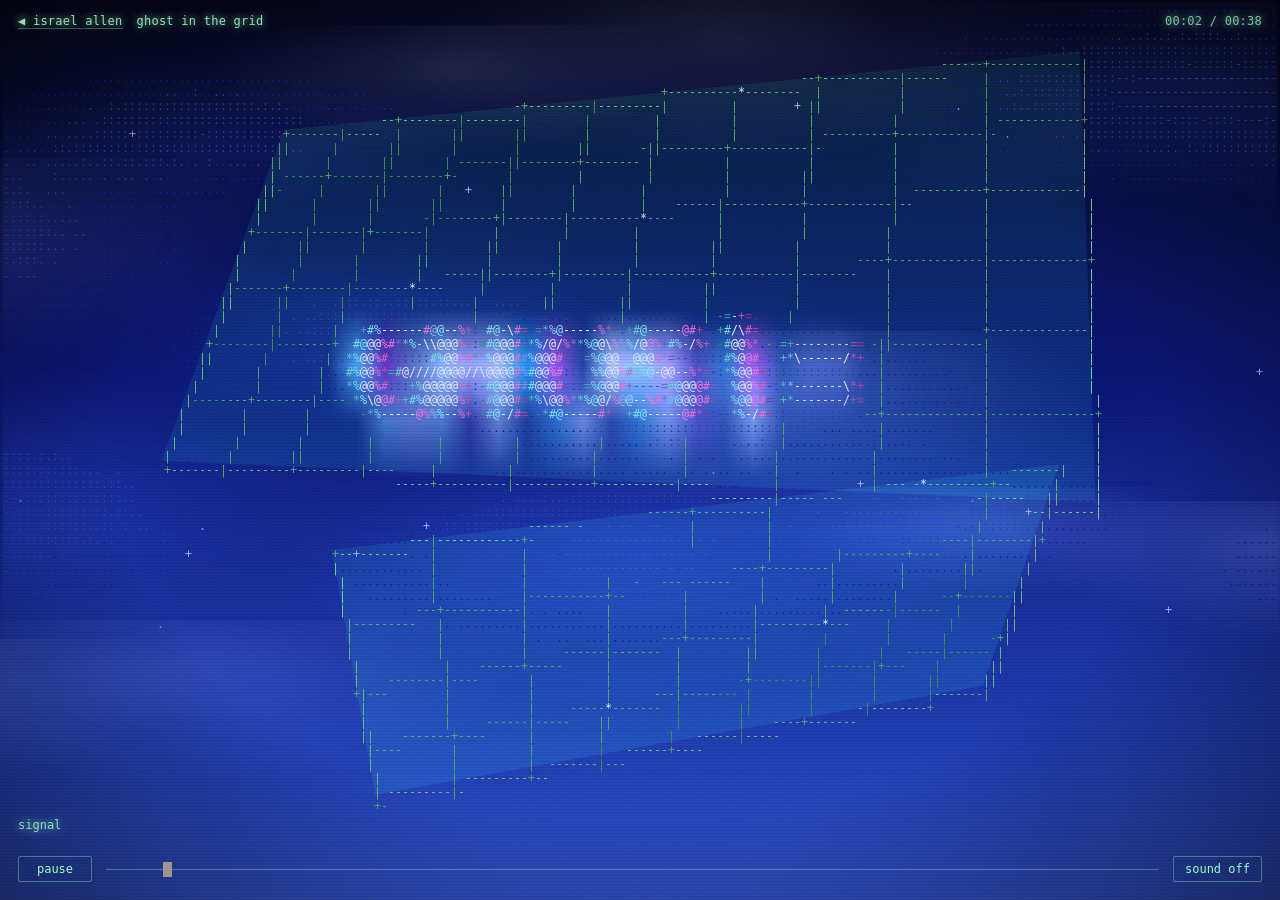
<file: film.html>
<!DOCTYPE html>
<html lang="en">
<head>
<meta charset="utf-8">
<meta http-equiv="Content-Security-Policy" content="default-src 'none'; script-src 'self'; style-src 'self' 'unsafe-inline'; img-src 'self' data:; font-src 'self'; connect-src 'self'; base-uri 'none'; form-action 'none'">
<meta name="viewport" content="width=device-width, initial-scale=1, viewport-fit=cover">
<title>Ghost in the grid, a short film | Israel Allen</title>
<meta name="description" content="A 38-second short film made entirely of text characters, with synthesised sound. By Israel Allen.">
<meta name="theme-color" content="#000000">
<link rel="canonical" href="https://lukeanthony.co/film.html">
<meta property="og:type" content="video.other">
<meta property="og:site_name" content="Israel Allen">
<meta property="og:title" content="Ghost in the grid, a short film">
<meta property="og:description" content="A 38-second short film made entirely of text characters.">
<meta property="og:url" content="https://lukeanthony.co/film.html">
<meta property="og:image" content="https://lukeanthony.co/assets/img/og-card.jpg">
<meta name="twitter:card" content="summary_large_image">
<link rel="icon" href="assets/img/favicon.svg" type="image/svg+xml">
<link rel="apple-touch-icon" href="assets/img/apple-touch-icon.png">
<link rel="stylesheet" href="assets/css/film.css">
</head>
<body>
<canvas id="stage" aria-label="An ASCII short film. A weightless man between glowing grids reaches out as a wireframe hand toward a real hand; a starburst bleeds the world into cobalt ink, a samurai helmet develops, and a green crystal rises above it as the man's ghost pours into its eyes." role="img"></canvas>
<div class="fx scan"></div>
<div class="fx vig"></div>
<div class="fx grain"></div>

<div class="top"><span><a class="back" href="index.html">&#9664; israel allen</a>ghost in the grid</span><span id="tc">00:00 / 00:38</span></div>
<div class="hint" id="hint">press play, or click anywhere to start</div>
<div class="cap" id="cap" aria-live="off"></div>

<div class="bar" id="bar">
  <button id="play" type="button" aria-label="Play or pause">pause</button>
  <input id="seek" type="range" min="0" max="1000" value="0" aria-label="Scrub the film">
  <button id="snd" type="button" aria-pressed="false" aria-label="Turn sound on or off">sound off</button>
</div>
<p class="sr">Space plays or pauses. Left and right arrows skip. M toggles sound. Move the pointer to push the scene around; click to send out a ripple. The film has no spoken words, and its on-screen captions appear at the bottom left.</p>
<noscript><div class="nojs"><p>This film is drawn by JavaScript.<br>Turn it on to watch, or <a href="index.html">go back to the site</a>.</p></div></noscript>
<script src="assets/js/film.js"></script>
</body>
</html>
</file>
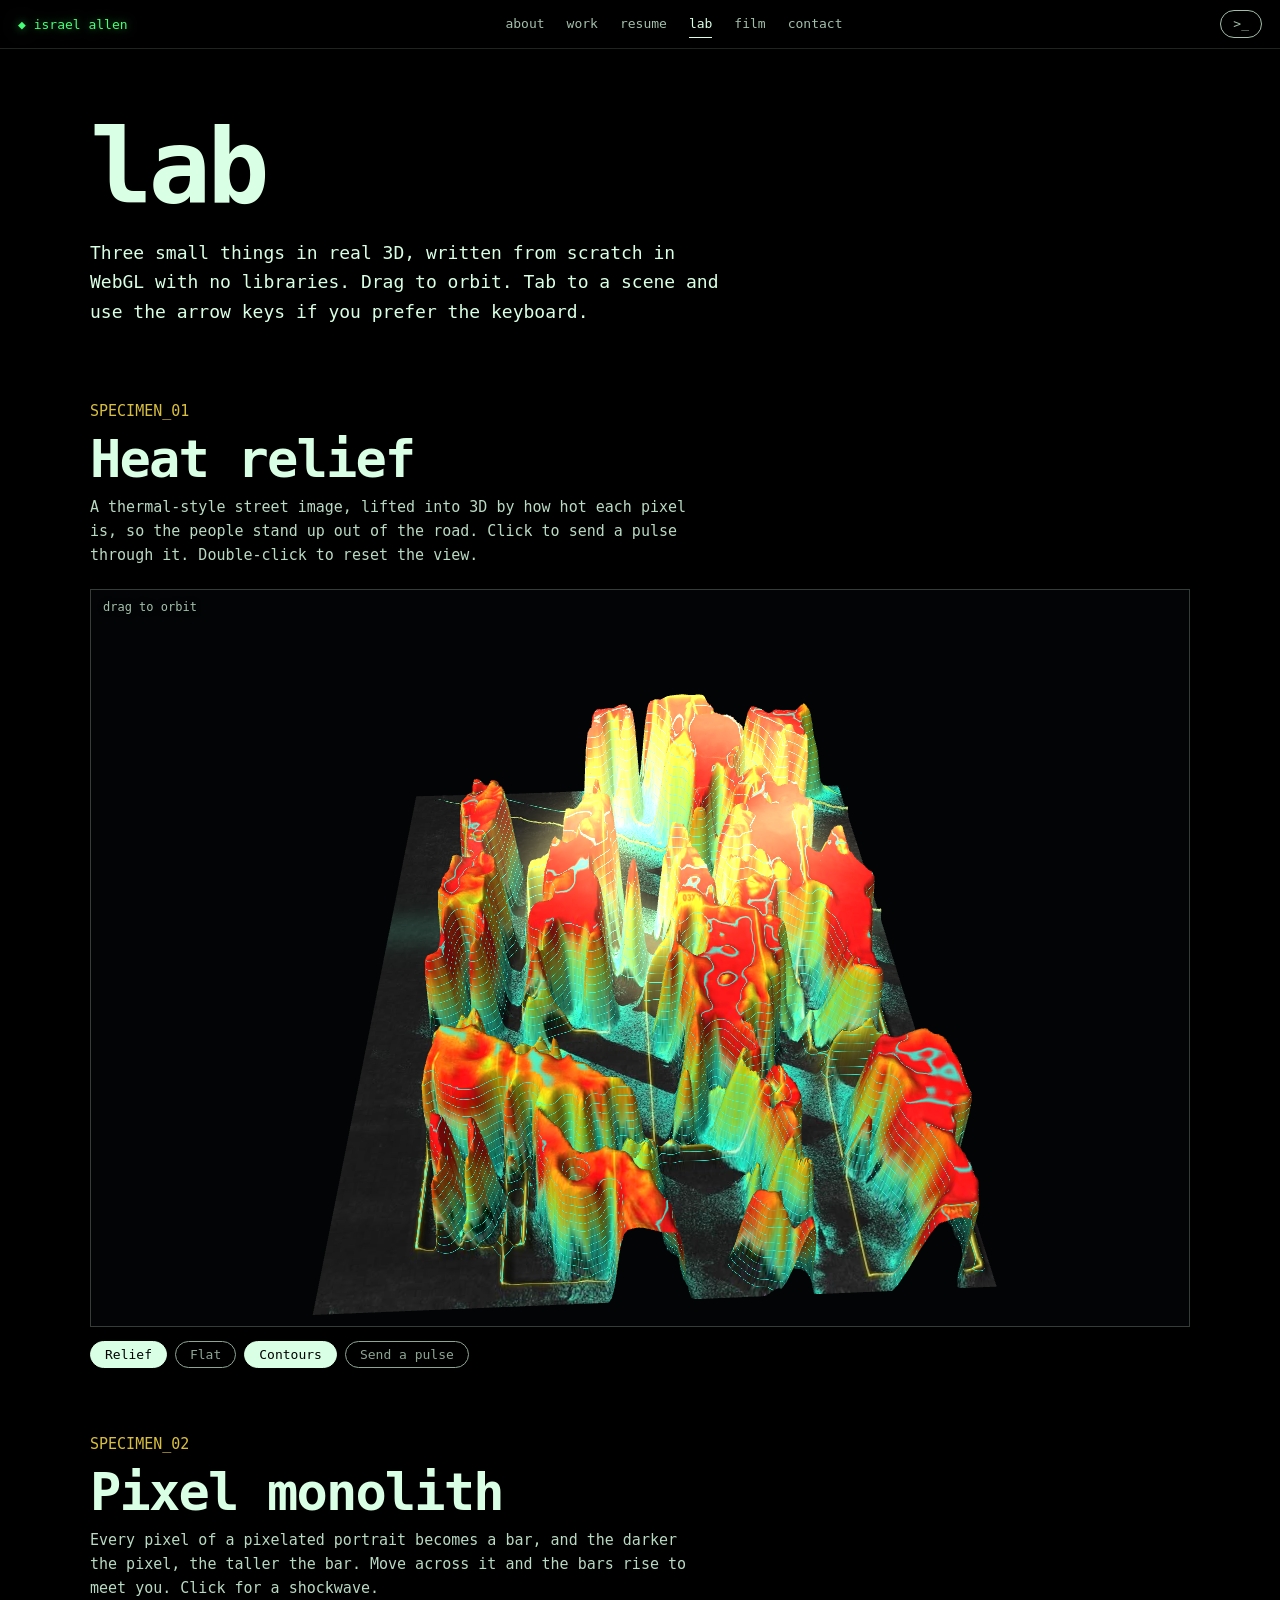
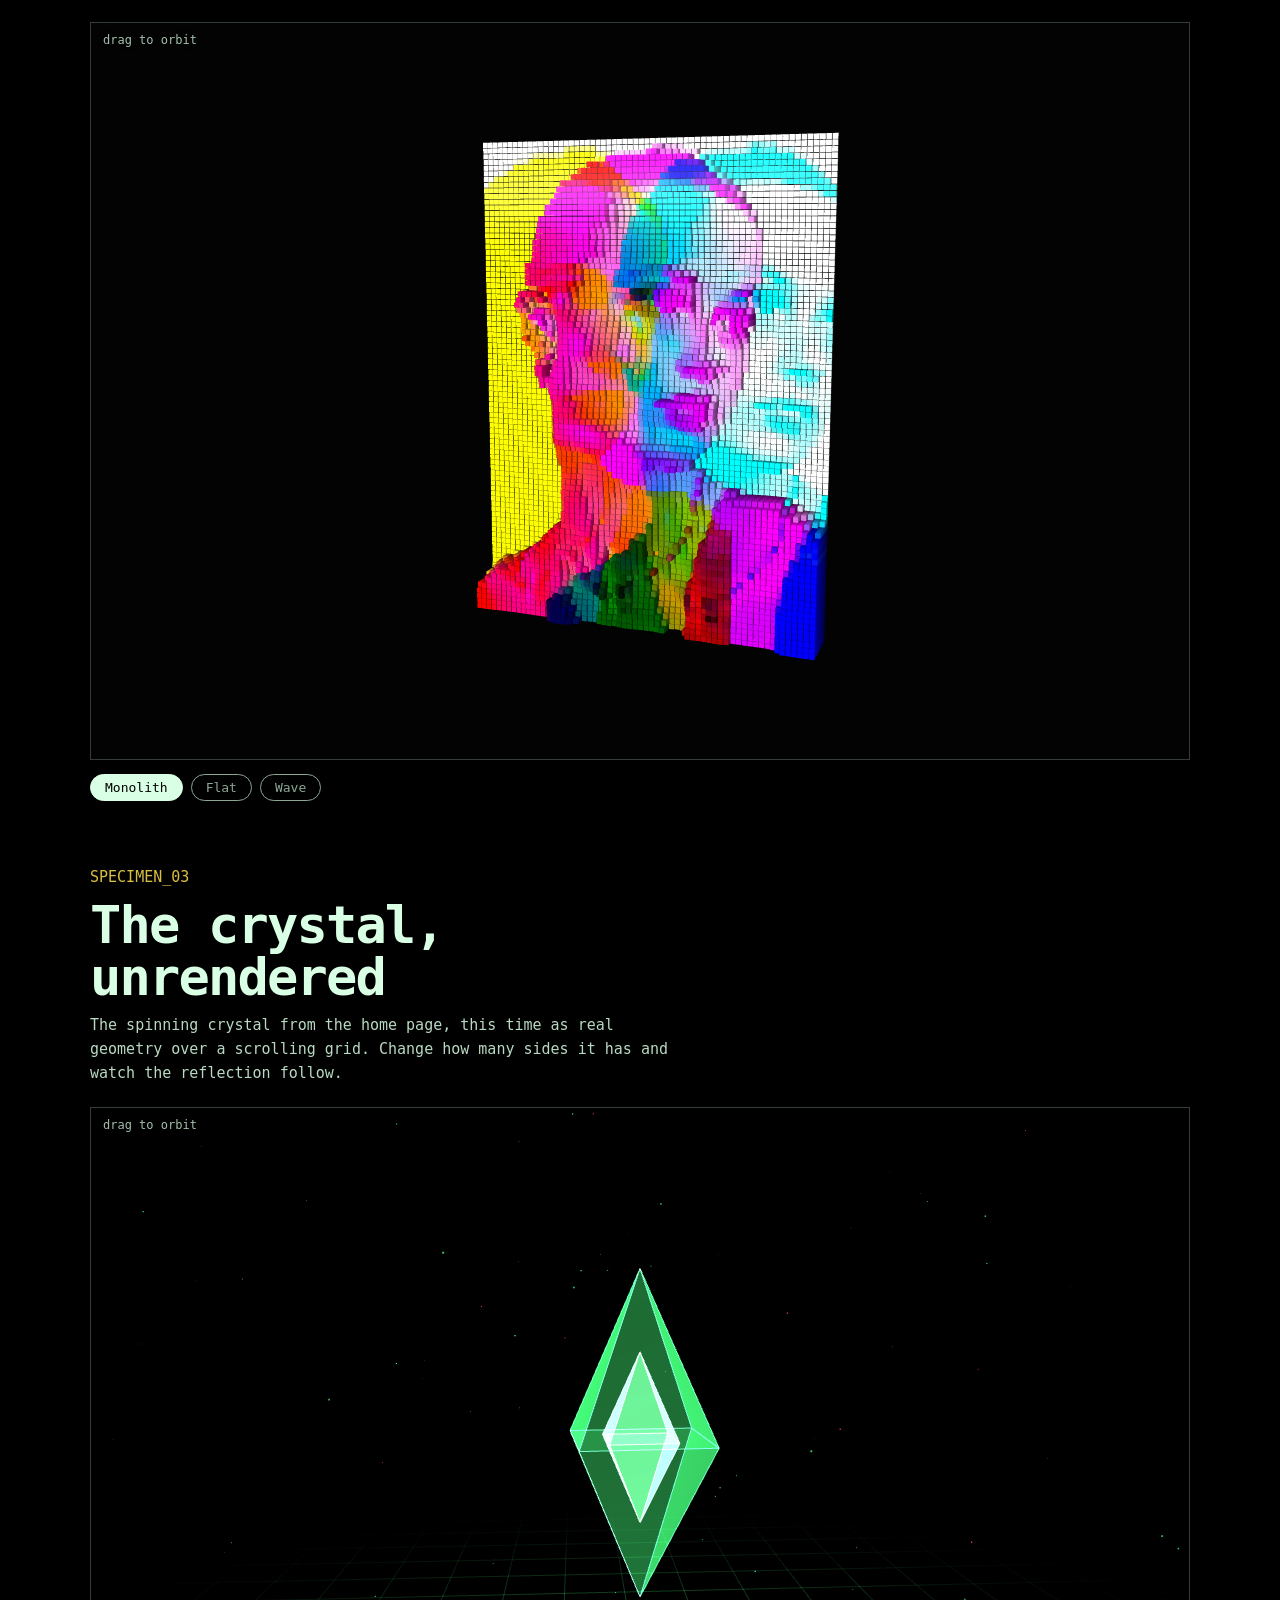
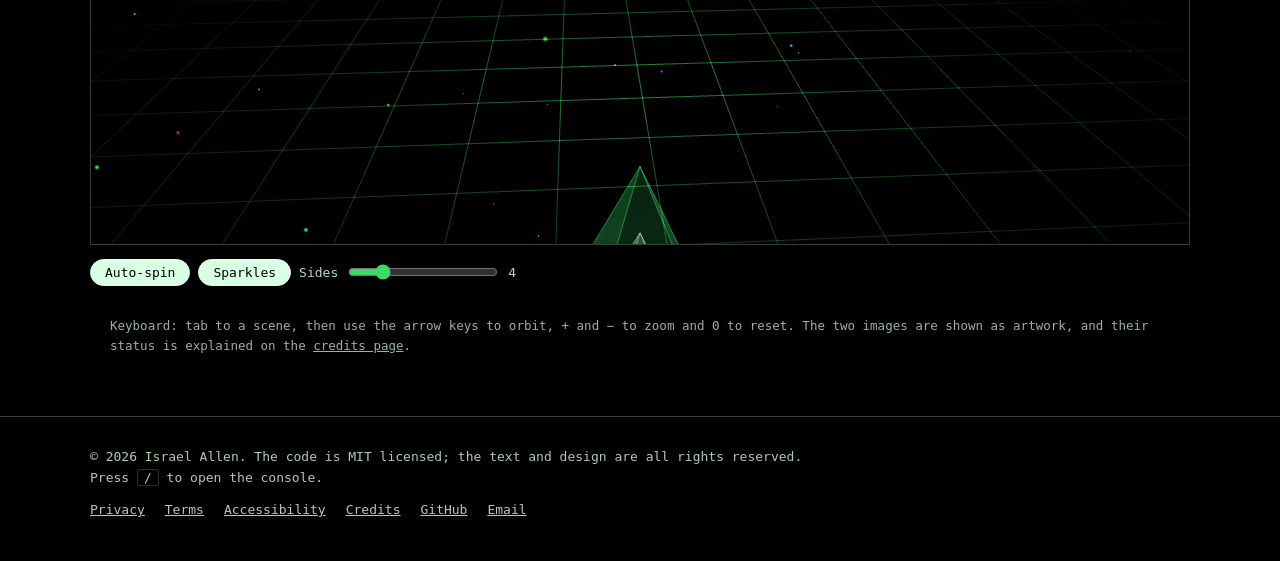
<file: lab.html>
<!DOCTYPE html>
<html lang="en" data-world="night">
<head>
<meta charset="utf-8">
<meta http-equiv="Content-Security-Policy" content="default-src 'none'; script-src 'self'; style-src 'self' 'unsafe-inline'; img-src 'self' data:; font-src 'self'; connect-src 'self'; base-uri 'none'; form-action 'none'">
<meta name="viewport" content="width=device-width, initial-scale=1, viewport-fit=cover">
<title>Lab | Israel Allen</title>
<meta name="description" content="Interactive 3D experiments in WebGL: a heat relief, a pixel monolith and a crystal. Written from scratch with no libraries.">
<meta name="theme-color" content="#020c06">
<meta name="author" content="Israel Allen">
<link rel="canonical" href="https://lukeanthony.co/lab.html">
<meta property="og:type" content="website">
<meta property="og:site_name" content="Israel Allen">
<meta property="og:title" content="Lab | Israel Allen">
<meta property="og:description" content="Interactive 3D experiments in WebGL: a heat relief, a pixel monolith and a crystal. Written from scratch with no libraries.">
<meta property="og:url" content="https://lukeanthony.co/lab.html">
<meta property="og:image" content="https://lukeanthony.co/assets/img/og-card.jpg">
<meta property="og:image:alt" content="The words israel allen in large type above a glowing green wireframe grid and a spinning crystal.">
<meta name="twitter:card" content="summary_large_image">
<link rel="icon" href="assets/img/favicon.svg" type="image/svg+xml">
<link rel="apple-touch-icon" href="assets/img/apple-touch-icon.png">
<script src="assets/js/theme-init.js"></script>
<link rel="stylesheet" href="assets/css/site.css">
</head>
<body>
<a class="skip" href="#main">Skip to content</a>
<div class="bar">
  <a class="brand" href="index.html">◆ israel allen</a>
  <nav id="nav" aria-label="Main"><a href="about.html">about</a><a href="work.html">work</a><a href="resume.html">resume</a><a href="lab.html" aria-current="page">lab</a><a href="film.html">film</a><a href="contact.html">contact</a></nav>
  <div class="tools">
    <button class="pill" id="term-btn" type="button" aria-label="Open the command console">&gt;_</button>
    <button class="pill" id="theme" type="button" aria-label="Switch between light and dark theme">theme</button>
    <button class="pill menu-btn" id="menu" type="button" aria-expanded="false" aria-controls="nav">menu</button>
  </div>
</div>
<main id="main">
<section class="phead">
  <div class="inner">
    <h1 data-scramble aria-label="Lab">lab</h1>
    <p class="lead">Three small things in real 3D, written from scratch in WebGL with no libraries. Drag to orbit. Tab to a scene and use the arrow keys if you prefer the keyboard.</p>
  </div>
</section>

<section class="spec" id="relief" aria-labelledby="h-relief">
  <div class="inner">
    <div class="spec-head">
      <p class="spec-id">SPECIMEN_01</p>
      <h2 id="h-relief">Heat relief</h2>
      <p>A thermal-style street image, lifted into 3D by how hot each pixel is, so the people stand up out of the road. Click to send a pulse through it. Double-click to reset the view.</p>
    </div>
    <div class="viewport tall" id="vp-relief">
      <canvas id="gl-relief" tabindex="0" role="img" aria-label="Interactive 3D relief of the thermal street image. Drag to orbit, arrow keys to orbit, plus and minus to zoom."></canvas>
      <img class="fallback" src="assets/img/thermal-street.jpg" alt="A thermal-style overhead view of people crossing a striped crosswalk. The people glow red and orange against black, the road stripes are cyan, and yellow boxes with labels like PERSON_01XY are drawn around them.">
      <p class="vmsg"></p>
      <p class="vhint">drag to orbit</p>
    </div>
    <div class="ctl" role="group" aria-label="Relief controls">
      <button id="rl-relief" type="button" aria-pressed="true">Relief</button>
      <button id="rl-flat" type="button" aria-pressed="false">Flat</button>
      <button id="rl-contour" type="button" aria-pressed="true">Contours</button>
      <button id="rl-pulse" type="button">Send a pulse</button>
    </div>
  </div>
</section>

<section class="spec" id="monolith" aria-labelledby="h-mono">
  <div class="inner">
    <div class="spec-head">
      <p class="spec-id">SPECIMEN_02</p>
      <h2 id="h-mono">Pixel monolith</h2>
      <p>Every pixel of a pixelated portrait becomes a bar, and the darker the pixel, the taller the bar. Move across it and the bars rise to meet you. Click for a shockwave.</p>
    </div>
    <div class="viewport tall" id="vp-mono">
      <canvas id="gl-mono" tabindex="0" role="img" aria-label="Interactive 3D field of colored bars built from a pixelated portrait. Drag to orbit, arrow keys to orbit, plus and minus to zoom."></canvas>
      <img class="fallback" src="assets/img/pixel-portrait.jpg" alt="A pixelated portrait of one person’s head and shoulders, repeated three times in offset colour layers: yellow and orange on the left, magenta and blue in the middle, cyan and white on the right.">
      <p class="vmsg"></p>
      <p class="vhint">drag to orbit</p>
    </div>
    <div class="ctl" role="group" aria-label="Monolith controls">
      <button id="pm-mono" type="button" aria-pressed="true">Monolith</button>
      <button id="pm-flat" type="button" aria-pressed="false">Flat</button>
      <button id="pm-wave" type="button" aria-pressed="false">Wave</button>
    </div>
  </div>
</section>

<section class="spec" id="crystal" aria-labelledby="h-crystal">
  <div class="inner">
    <div class="spec-head">
      <p class="spec-id">SPECIMEN_03</p>
      <h2 id="h-crystal">The crystal, unrendered</h2>
      <p>The spinning crystal from the home page, this time as real geometry over a scrolling grid. Change how many sides it has and watch the reflection follow.</p>
    </div>
    <div class="viewport" id="vp-crystal">
      <canvas id="gl-crystal" tabindex="0" role="img" aria-label="A glowing green crystal spinning above a scrolling grid, with its reflection below. Drag to orbit."></canvas>
      <p class="vmsg"></p>
      <p class="vhint">drag to orbit</p>
    </div>
    <div class="ctl" role="group" aria-label="Crystal controls">
      <button id="cr-spin" type="button" aria-pressed="true">Auto-spin</button>
      <button id="cr-spark" type="button" aria-pressed="true">Sparkles</button>
      <label>Sides <input id="cr-sides" type="range" min="3" max="8" step="1" value="4"> <span id="cr-sides-out">4</span></label>
    </div>
  </div>
</section>

<p class="lab-note">Keyboard: tab to a scene, then use the arrow keys to orbit, + and − to zoom and 0 to reset. The two images are shown as artwork, and their status is explained on the <a href="credits.html">credits page</a>.</p>
</main>
<footer class="site">
  <div class="inner">
    <p>© 2026 Israel Allen. The code is MIT licensed; the text and design are all rights reserved.<br>Press <kbd>/</kbd> to open the console.</p>
    <nav aria-label="Legal and links">
      <a href="privacy.html">Privacy</a>
      <a href="terms.html">Terms</a>
      <a href="accessibility.html">Accessibility</a>
      <a href="credits.html">Credits</a>
      <a href="https://github.com/izzyallen876" target="_blank" rel="noopener">GitHub</a>
      <a href="mailto:israel.l.allen.28@dartmouth.edu">Email</a>
    </nav>
  </div>
</footer>
<script src="assets/js/lab3d.js"></script>
<script src="assets/js/core.js"></script>
</body>
</html>
</file>
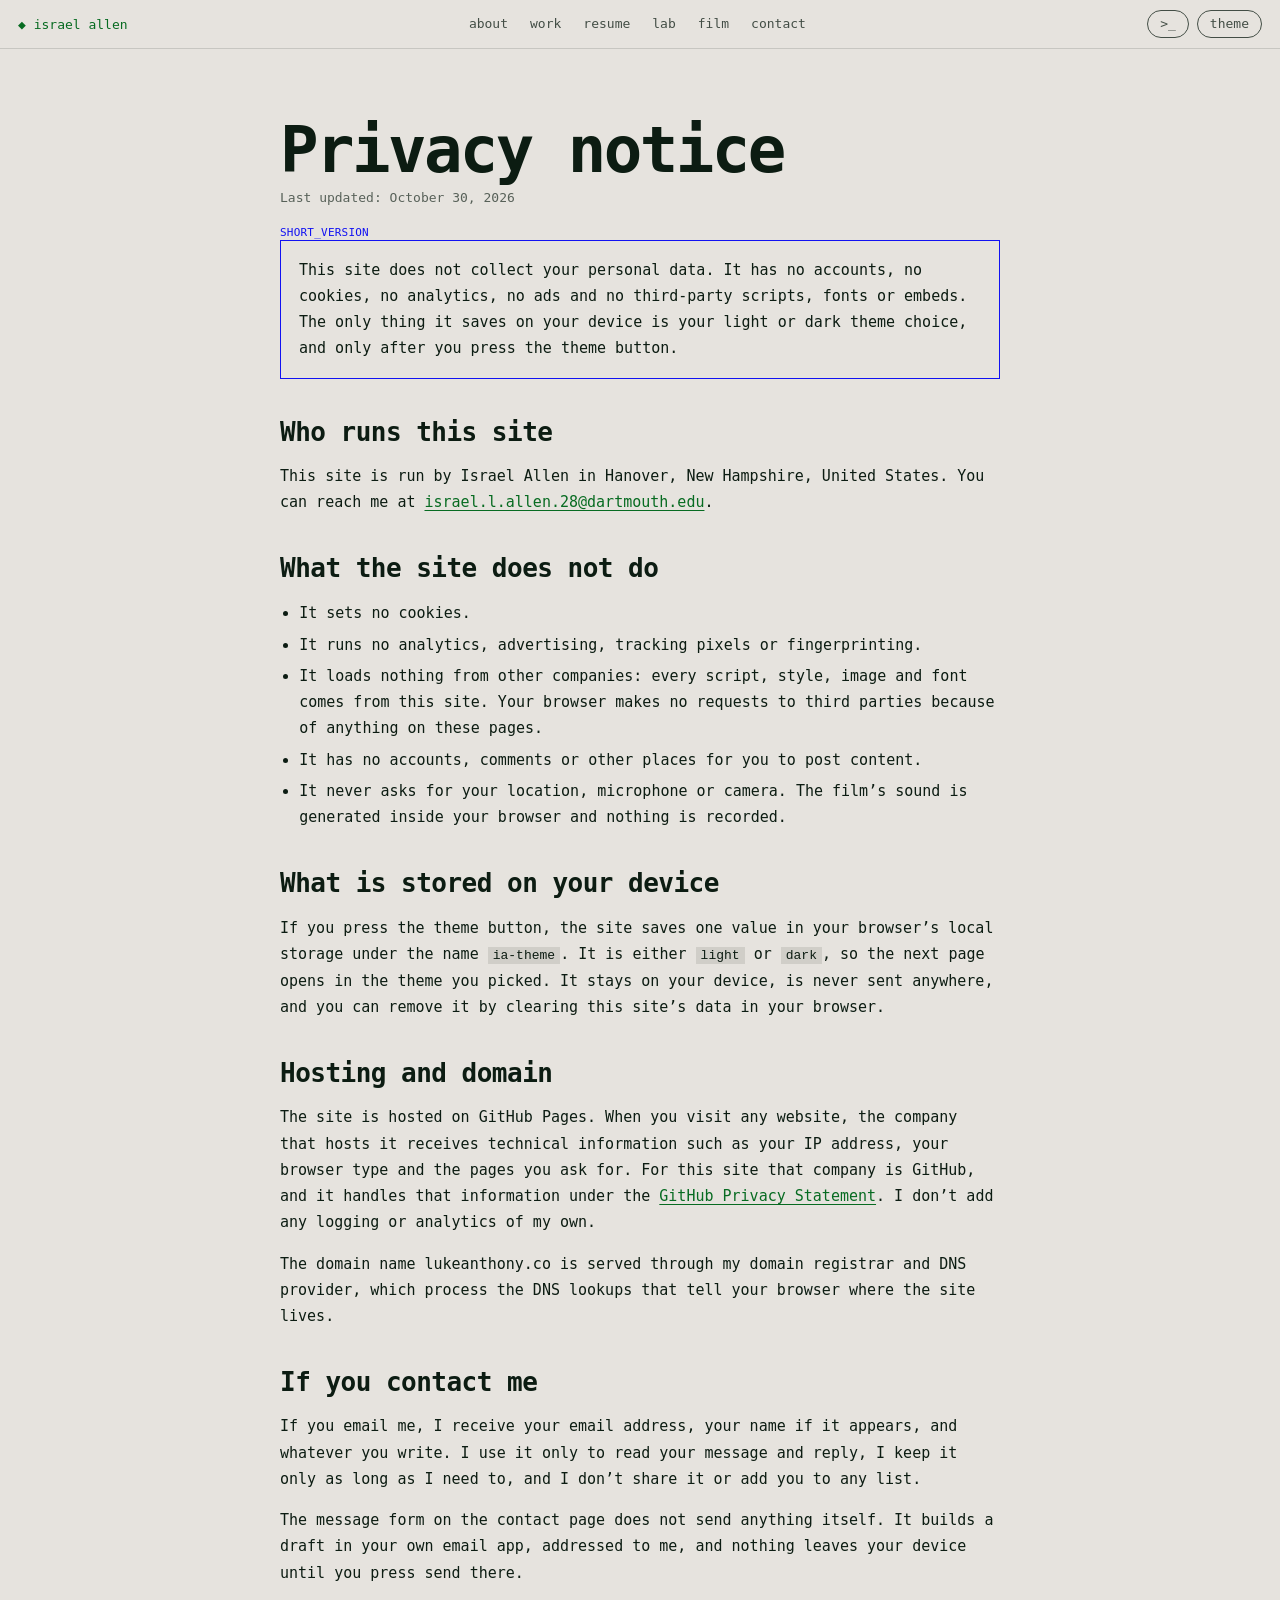
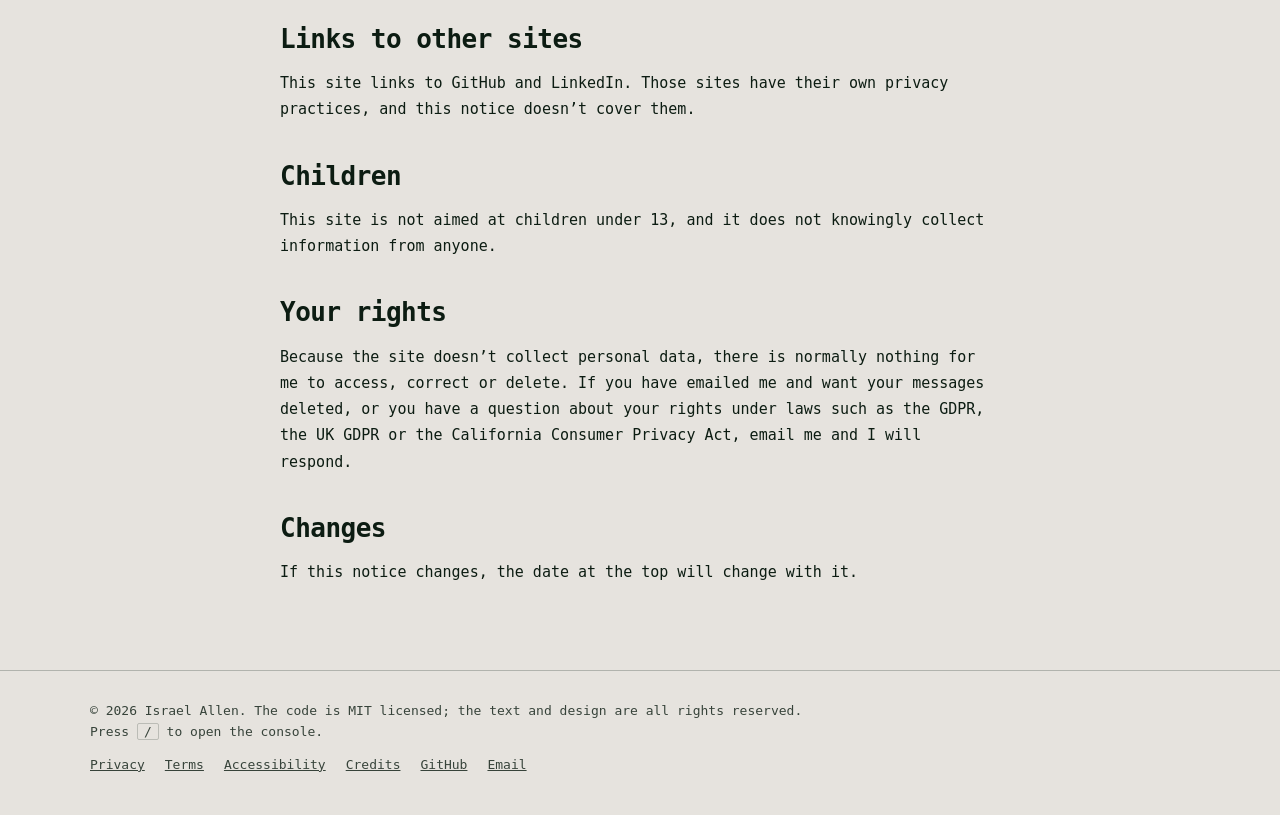
<file: privacy.html>
<!DOCTYPE html>
<html lang="en">
<head>
<meta charset="utf-8">
<meta http-equiv="Content-Security-Policy" content="default-src 'none'; script-src 'self'; style-src 'self' 'unsafe-inline'; img-src 'self' data:; font-src 'self'; connect-src 'self'; base-uri 'none'; form-action 'none'">
<meta name="viewport" content="width=device-width, initial-scale=1, viewport-fit=cover">
<title>Privacy notice | Israel Allen</title>
<meta name="description" content="How lukeanthony.co handles your data: no cookies, no analytics, no third-party scripts.">
<meta name="theme-color" content="#020c06">
<meta name="author" content="Israel Allen">
<link rel="canonical" href="https://lukeanthony.co/privacy.html">
<meta property="og:type" content="website">
<meta property="og:site_name" content="Israel Allen">
<meta property="og:title" content="Privacy notice | Israel Allen">
<meta property="og:description" content="How lukeanthony.co handles your data: no cookies, no analytics, no third-party scripts.">
<meta property="og:url" content="https://lukeanthony.co/privacy.html">
<meta property="og:image" content="https://lukeanthony.co/assets/img/og-card.jpg">
<meta property="og:image:alt" content="The words israel allen in large type above a glowing green wireframe grid and a spinning crystal.">
<meta name="twitter:card" content="summary_large_image">
<link rel="icon" href="assets/img/favicon.svg" type="image/svg+xml">
<link rel="apple-touch-icon" href="assets/img/apple-touch-icon.png">
<script src="assets/js/theme-init.js"></script>
<link rel="stylesheet" href="assets/css/site.css">
</head>
<body>
<a class="skip" href="#main">Skip to content</a>
<div class="bar">
  <a class="brand" href="index.html">◆ israel allen</a>
  <nav id="nav" aria-label="Main"><a href="about.html">about</a><a href="work.html">work</a><a href="resume.html">resume</a><a href="lab.html">lab</a><a href="film.html">film</a><a href="contact.html">contact</a></nav>
  <div class="tools">
    <button class="pill" id="term-btn" type="button" aria-label="Open the command console">&gt;_</button>
    <button class="pill" id="theme" type="button" aria-label="Switch between light and dark theme">theme</button>
    <button class="pill menu-btn" id="menu" type="button" aria-expanded="false" aria-controls="nav">menu</button>
  </div>
</div>
<main id="main">
<article class="doc">
<h1>Privacy notice</h1>
<p class="meta">Last updated: October 30, 2026</p>
<div class="short dbox" data-id="SHORT_VERSION"><p>This site does not collect your personal data. It has no accounts, no cookies, no analytics, no ads and no third-party scripts, fonts or embeds. The only thing it saves on your device is your light or dark theme choice, and only after you press the theme button.</p></div>
<h2>Who runs this site</h2>
<p>This site is run by Israel Allen in Hanover, New Hampshire, United States. You can reach me at <a href="mailto:israel.l.allen.28@dartmouth.edu">israel.l.allen.28@dartmouth.edu</a>.</p>
<h2>What the site does not do</h2>
<ul>
<li>It sets no cookies.</li>
<li>It runs no analytics, advertising, tracking pixels or fingerprinting.</li>
<li>It loads nothing from other companies: every script, style, image and font comes from this site. Your browser makes no requests to third parties because of anything on these pages.</li>
<li>It has no accounts, comments or other places for you to post content.</li>
<li>It never asks for your location, microphone or camera. The film’s sound is generated inside your browser and nothing is recorded.</li>
</ul>
<h2>What is stored on your device</h2>
<p>If you press the theme button, the site saves one value in your browser’s local storage under the name <code>ia-theme</code>. It is either <code>light</code> or <code>dark</code>, so the next page opens in the theme you picked. It stays on your device, is never sent anywhere, and you can remove it by clearing this site’s data in your browser.</p>
<h2>Hosting and domain</h2>
<p>The site is hosted on GitHub Pages. When you visit any website, the company that hosts it receives technical information such as your IP address, your browser type and the pages you ask for. For this site that company is GitHub, and it handles that information under the <a href="https://docs.github.com/en/site-policy/privacy-policies/github-general-privacy-statement" target="_blank" rel="noopener">GitHub Privacy Statement</a>. I don’t add any logging or analytics of my own.</p>
<p>The domain name lukeanthony.co is served through my domain registrar and DNS provider, which process the DNS lookups that tell your browser where the site lives.</p>
<h2>If you contact me</h2>
<p>If you email me, I receive your email address, your name if it appears, and whatever you write. I use it only to read your message and reply, I keep it only as long as I need to, and I don’t share it or add you to any list.</p>
<p>The message form on the contact page does not send anything itself. It builds a draft in your own email app, addressed to me, and nothing leaves your device until you press send there.</p>
<h2>Links to other sites</h2>
<p>This site links to GitHub and LinkedIn. Those sites have their own privacy practices, and this notice doesn’t cover them.</p>
<h2>Children</h2>
<p>This site is not aimed at children under 13, and it does not knowingly collect information from anyone.</p>
<h2>Your rights</h2>
<p>Because the site doesn’t collect personal data, there is normally nothing for me to access, correct or delete. If you have emailed me and want your messages deleted, or you have a question about your rights under laws such as the GDPR, the UK GDPR or the California Consumer Privacy Act, email me and I will respond.</p>
<h2>Changes</h2>
<p>If this notice changes, the date at the top will change with it.</p>
</article>
</main>
<footer class="site">
  <div class="inner">
    <p>© 2026 Israel Allen. The code is MIT licensed; the text and design are all rights reserved.<br>Press <kbd>/</kbd> to open the console.</p>
    <nav aria-label="Legal and links">
      <a href="privacy.html">Privacy</a>
      <a href="terms.html">Terms</a>
      <a href="accessibility.html">Accessibility</a>
      <a href="credits.html">Credits</a>
      <a href="https://github.com/izzyallen876" target="_blank" rel="noopener">GitHub</a>
      <a href="mailto:israel.l.allen.28@dartmouth.edu">Email</a>
    </nav>
  </div>
</footer>
<script src="assets/js/core.js"></script>
</body>
</html>
</file>
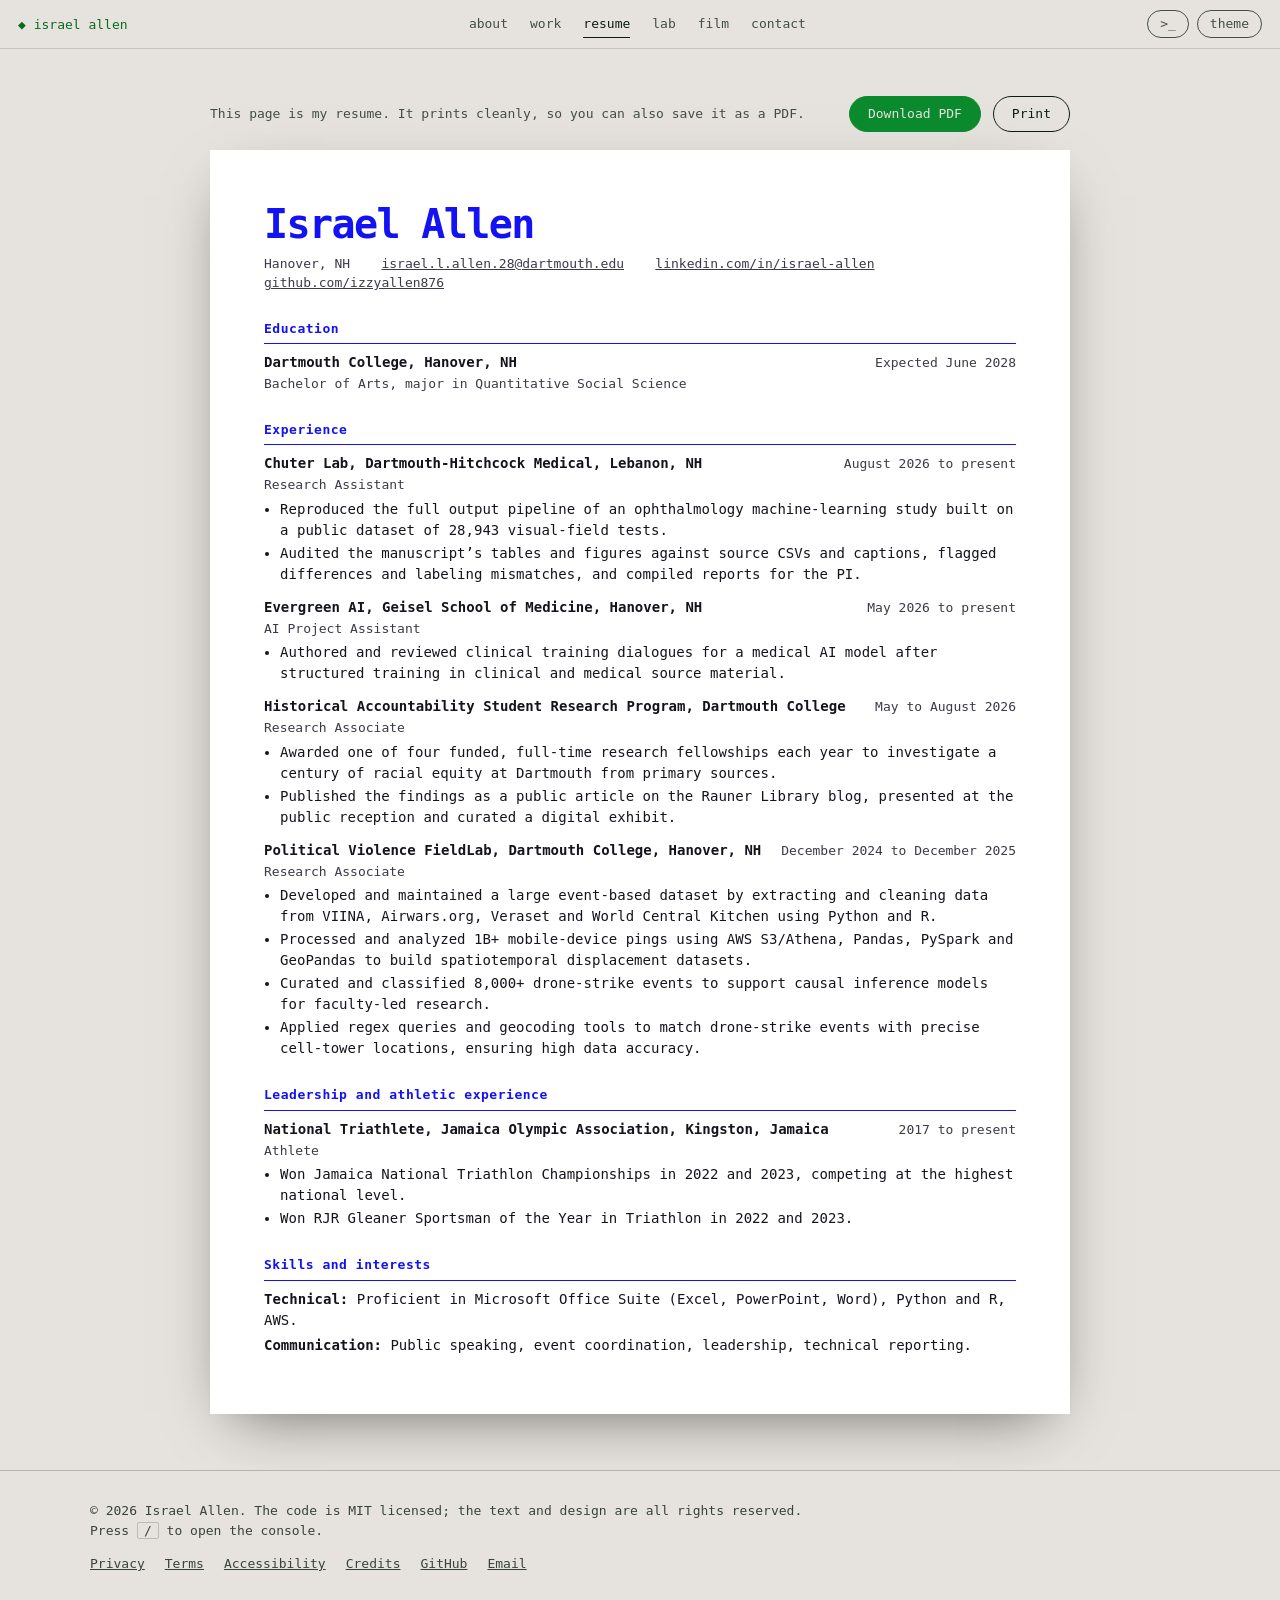
<file: resume.html>
<!DOCTYPE html>
<html lang="en">
<head>
<meta charset="utf-8">
<meta http-equiv="Content-Security-Policy" content="default-src 'none'; script-src 'self'; style-src 'self' 'unsafe-inline'; img-src 'self' data:; font-src 'self'; connect-src 'self'; base-uri 'none'; form-action 'none'">
<meta name="viewport" content="width=device-width, initial-scale=1, viewport-fit=cover">
<title>Resume | Israel Allen</title>
<meta name="description" content="The resume of Israel Allen: Dartmouth Quantitative Social Science, research experience in political violence data, medical machine learning and public history.">
<meta name="theme-color" content="#020c06">
<meta name="author" content="Israel Allen">
<link rel="canonical" href="https://lukeanthony.co/resume.html">
<meta property="og:type" content="website">
<meta property="og:site_name" content="Israel Allen">
<meta property="og:title" content="Resume | Israel Allen">
<meta property="og:description" content="The resume of Israel Allen: Dartmouth Quantitative Social Science, research experience in political violence data, medical machine learning and public history.">
<meta property="og:url" content="https://lukeanthony.co/resume.html">
<meta property="og:image" content="https://lukeanthony.co/assets/img/og-card.jpg">
<meta property="og:image:alt" content="The words israel allen in large type above a glowing green wireframe grid and a spinning crystal.">
<meta name="twitter:card" content="summary_large_image">
<link rel="icon" href="assets/img/favicon.svg" type="image/svg+xml">
<link rel="apple-touch-icon" href="assets/img/apple-touch-icon.png">
<script src="assets/js/theme-init.js"></script>
<link rel="stylesheet" href="assets/css/site.css">
</head>
<body>
<a class="skip" href="#main">Skip to content</a>
<div class="bar">
  <a class="brand" href="index.html">◆ israel allen</a>
  <nav id="nav" aria-label="Main"><a href="about.html">about</a><a href="work.html">work</a><a href="resume.html" aria-current="page">resume</a><a href="lab.html">lab</a><a href="film.html">film</a><a href="contact.html">contact</a></nav>
  <div class="tools">
    <button class="pill" id="term-btn" type="button" aria-label="Open the command console">&gt;_</button>
    <button class="pill" id="theme" type="button" aria-label="Switch between light and dark theme">theme</button>
    <button class="pill menu-btn" id="menu" type="button" aria-expanded="false" aria-controls="nav">menu</button>
  </div>
</div>
<main id="main">
<div class="sheet-wrap">
  <div class="rtools noprint">
    <p>This page is my resume. It prints cleanly, so you can also save it as a PDF.</p>
    <div class="cta" style="margin:0">
      <a class="btn solid" href="assets/Israel_Allen_Resume.pdf" download>Download PDF</a>
      <button class="btn" id="print" type="button">Print</button>
    </div>
  </div>
  <article class="resume" aria-label="Resume of Israel Allen">
    <h1>Israel Allen</h1>
    <p class="contact">Hanover, NH &nbsp;&nbsp; <a href="mailto:israel.l.allen.28@dartmouth.edu">israel.l.allen.28@dartmouth.edu</a> &nbsp;&nbsp; <a href="https://www.linkedin.com/in/israel-allen">linkedin.com/in/israel-allen</a> &nbsp;&nbsp; <a href="https://github.com/izzyallen876">github.com/izzyallen876</a></p>

    <h2>Education</h2>
    <div class="rrow"><b>Dartmouth College, Hanover, NH</b><span class="d">Expected June 2028</span></div>
    <div class="rsub">Bachelor of Arts, major in Quantitative Social Science</div>

    <h2>Experience</h2>
<div class="rrow"><b>Chuter Lab, Dartmouth-Hitchcock Medical, Lebanon, NH</b><span class="d">August 2026 to present</span></div>
<div class="rsub">Research Assistant</div>
<ul>
<li>Reproduced the full output pipeline of an ophthalmology machine-learning study built on a public dataset of 28,943 visual-field tests.</li>
<li>Audited the manuscript’s tables and figures against source CSVs and captions, flagged differences and labeling mismatches, and compiled reports for the PI.</li>
</ul>
<div class="rrow"><b>Evergreen AI, Geisel School of Medicine, Hanover, NH</b><span class="d">May 2026 to present</span></div>
<div class="rsub">AI Project Assistant</div>
<ul>
<li>Authored and reviewed clinical training dialogues for a medical AI model after structured training in clinical and medical source material.</li>
</ul>
<div class="rrow"><b>Historical Accountability Student Research Program, Dartmouth College</b><span class="d">May to August 2026</span></div>
<div class="rsub">Research Associate</div>
<ul>
<li>Awarded one of four funded, full-time research fellowships each year to investigate a century of racial equity at Dartmouth from primary sources.</li>
<li>Published the findings as a public article on the Rauner Library blog, presented at the public reception and curated a digital exhibit.</li>
</ul>
<div class="rrow"><b>Political Violence FieldLab, Dartmouth College, Hanover, NH</b><span class="d">December 2024 to December 2025</span></div>
<div class="rsub">Research Associate</div>
<ul>
<li>Developed and maintained a large event-based dataset by extracting and cleaning data from VIINA, Airwars.org, Veraset and World Central Kitchen using Python and R.</li>
<li>Processed and analyzed 1B+ mobile-device pings using AWS S3/Athena, Pandas, PySpark and GeoPandas to build spatiotemporal displacement datasets.</li>
<li>Curated and classified 8,000+ drone-strike events to support causal inference models for faculty-led research.</li>
<li>Applied regex queries and geocoding tools to match drone-strike events with precise cell-tower locations, ensuring high data accuracy.</li>
</ul>

    <h2>Leadership and athletic experience</h2>
    <div class="rrow"><b>National Triathlete, Jamaica Olympic Association, Kingston, Jamaica</b><span class="d">2017 to present</span></div>
    <div class="rsub">Athlete</div>
    <ul>
      <li>Won Jamaica National Triathlon Championships in 2022 and 2023, competing at the highest national level.</li>
      <li>Won RJR Gleaner Sportsman of the Year in Triathlon in 2022 and 2023.</li>
    </ul>

    <h2>Skills and interests</h2>
    <p><b>Technical:</b> Proficient in Microsoft Office Suite (Excel, PowerPoint, Word), Python and R, AWS.</p>
    <p><b>Communication:</b> Public speaking, event coordination, leadership, technical reporting.</p>
  </article>
</div>
</main>
<footer class="site">
  <div class="inner">
    <p>© 2026 Israel Allen. The code is MIT licensed; the text and design are all rights reserved.<br>Press <kbd>/</kbd> to open the console.</p>
    <nav aria-label="Legal and links">
      <a href="privacy.html">Privacy</a>
      <a href="terms.html">Terms</a>
      <a href="accessibility.html">Accessibility</a>
      <a href="credits.html">Credits</a>
      <a href="https://github.com/izzyallen876" target="_blank" rel="noopener">GitHub</a>
      <a href="mailto:israel.l.allen.28@dartmouth.edu">Email</a>
    </nav>
  </div>
</footer>
<script src="assets/js/core.js"></script>
</body>
</html>
</file>
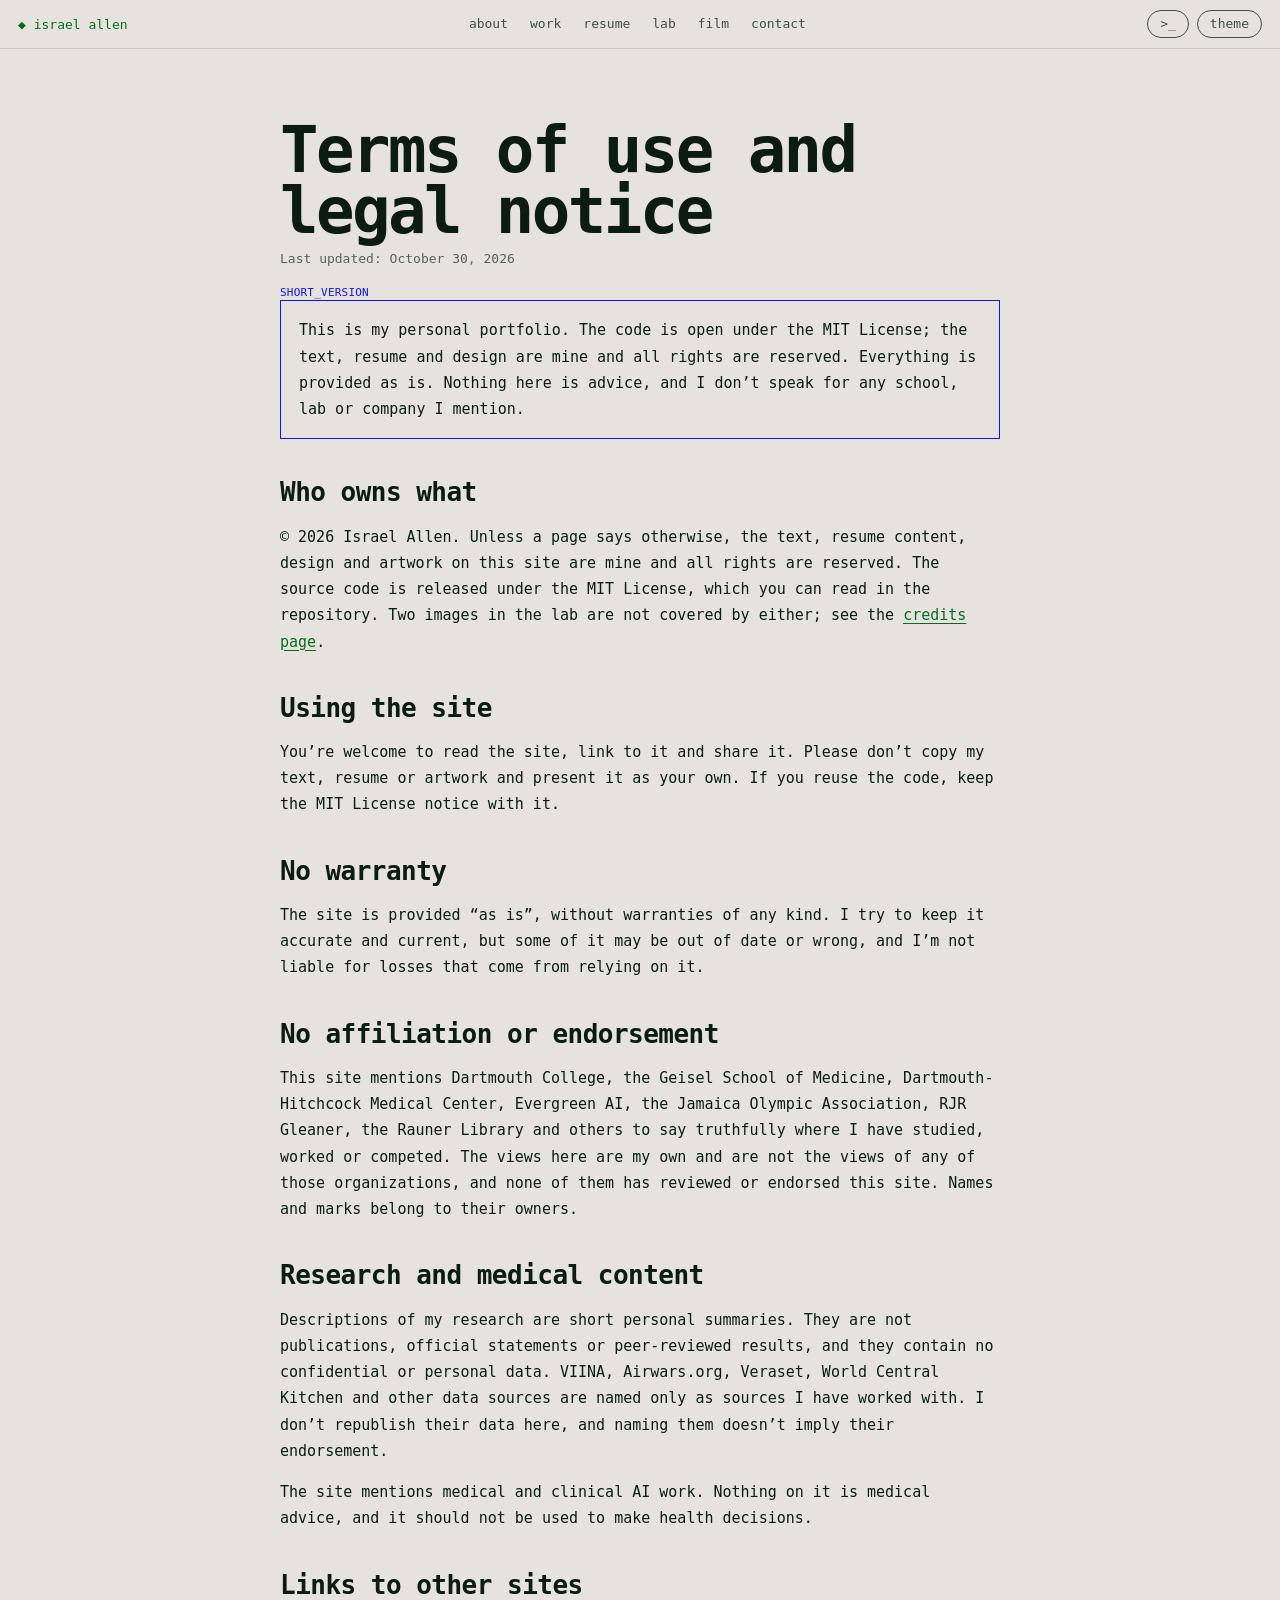
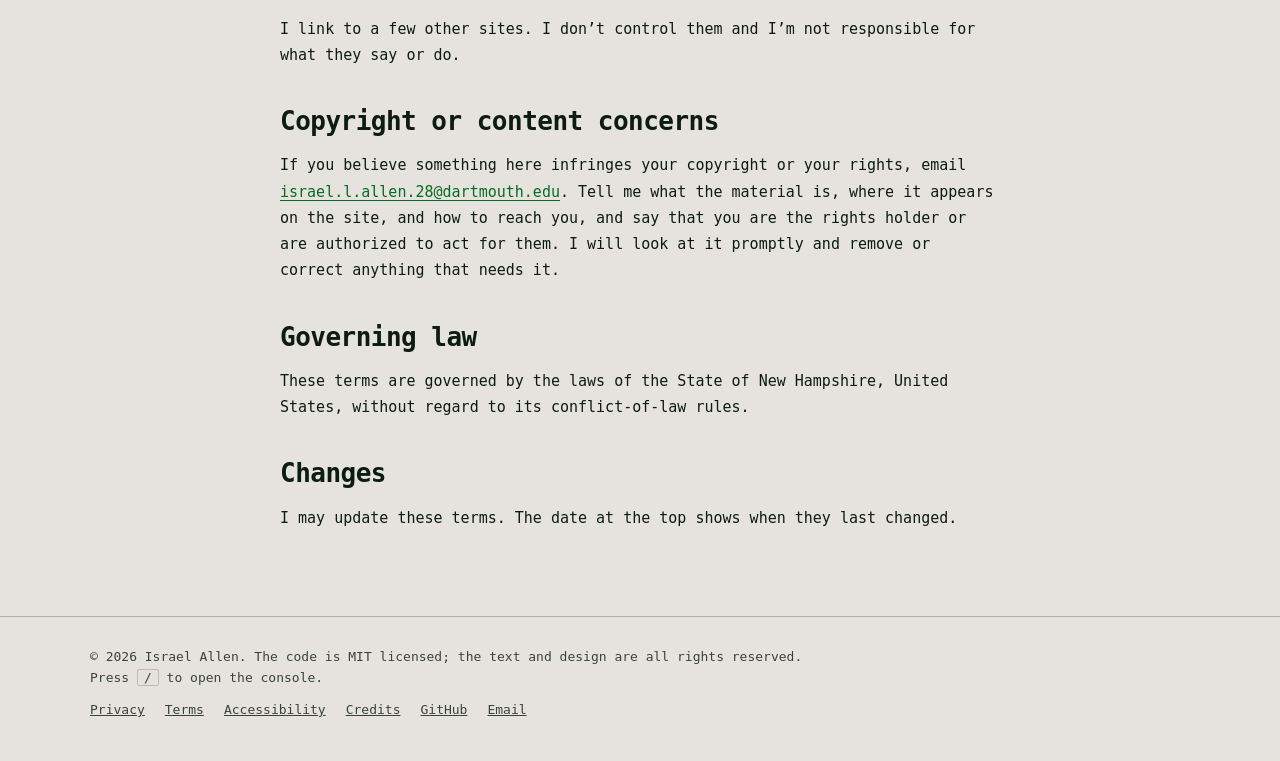
<file: terms.html>
<!DOCTYPE html>
<html lang="en">
<head>
<meta charset="utf-8">
<meta http-equiv="Content-Security-Policy" content="default-src 'none'; script-src 'self'; style-src 'self' 'unsafe-inline'; img-src 'self' data:; font-src 'self'; connect-src 'self'; base-uri 'none'; form-action 'none'">
<meta name="viewport" content="width=device-width, initial-scale=1, viewport-fit=cover">
<title>Terms of use and legal notice | Israel Allen</title>
<meta name="description" content="Terms of use, copyright and disclaimers for lukeanthony.co.">
<meta name="theme-color" content="#020c06">
<meta name="author" content="Israel Allen">
<link rel="canonical" href="https://lukeanthony.co/terms.html">
<meta property="og:type" content="website">
<meta property="og:site_name" content="Israel Allen">
<meta property="og:title" content="Terms of use and legal notice | Israel Allen">
<meta property="og:description" content="Terms of use, copyright and disclaimers for lukeanthony.co.">
<meta property="og:url" content="https://lukeanthony.co/terms.html">
<meta property="og:image" content="https://lukeanthony.co/assets/img/og-card.jpg">
<meta property="og:image:alt" content="The words israel allen in large type above a glowing green wireframe grid and a spinning crystal.">
<meta name="twitter:card" content="summary_large_image">
<link rel="icon" href="assets/img/favicon.svg" type="image/svg+xml">
<link rel="apple-touch-icon" href="assets/img/apple-touch-icon.png">
<script src="assets/js/theme-init.js"></script>
<link rel="stylesheet" href="assets/css/site.css">
</head>
<body>
<a class="skip" href="#main">Skip to content</a>
<div class="bar">
  <a class="brand" href="index.html">◆ israel allen</a>
  <nav id="nav" aria-label="Main"><a href="about.html">about</a><a href="work.html">work</a><a href="resume.html">resume</a><a href="lab.html">lab</a><a href="film.html">film</a><a href="contact.html">contact</a></nav>
  <div class="tools">
    <button class="pill" id="term-btn" type="button" aria-label="Open the command console">&gt;_</button>
    <button class="pill" id="theme" type="button" aria-label="Switch between light and dark theme">theme</button>
    <button class="pill menu-btn" id="menu" type="button" aria-expanded="false" aria-controls="nav">menu</button>
  </div>
</div>
<main id="main">
<article class="doc">
<h1>Terms of use and legal notice</h1>
<p class="meta">Last updated: October 30, 2026</p>
<div class="short dbox" data-id="SHORT_VERSION"><p>This is my personal portfolio. The code is open under the MIT License; the text, resume and design are mine and all rights are reserved. Everything is provided as is. Nothing here is advice, and I don’t speak for any school, lab or company I mention.</p></div>
<h2>Who owns what</h2>
<p>© 2026 Israel Allen. Unless a page says otherwise, the text, resume content, design and artwork on this site are mine and all rights are reserved. The source code is released under the MIT License, which you can read in the repository. Two images in the lab are not covered by either; see the <a href="credits.html">credits page</a>.</p>
<h2>Using the site</h2>
<p>You’re welcome to read the site, link to it and share it. Please don’t copy my text, resume or artwork and present it as your own. If you reuse the code, keep the MIT License notice with it.</p>
<h2>No warranty</h2>
<p>The site is provided “as is”, without warranties of any kind. I try to keep it accurate and current, but some of it may be out of date or wrong, and I’m not liable for losses that come from relying on it.</p>
<h2>No affiliation or endorsement</h2>
<p>This site mentions Dartmouth College, the Geisel School of Medicine, Dartmouth-Hitchcock Medical Center, Evergreen AI, the Jamaica Olympic Association, RJR Gleaner, the Rauner Library and others to say truthfully where I have studied, worked or competed. The views here are my own and are not the views of any of those organizations, and none of them has reviewed or endorsed this site. Names and marks belong to their owners.</p>
<h2>Research and medical content</h2>
<p>Descriptions of my research are short personal summaries. They are not publications, official statements or peer-reviewed results, and they contain no confidential or personal data. VIINA, Airwars.org, Veraset, World Central Kitchen and other data sources are named only as sources I have worked with. I don’t republish their data here, and naming them doesn’t imply their endorsement.</p>
<p>The site mentions medical and clinical AI work. Nothing on it is medical advice, and it should not be used to make health decisions.</p>
<h2>Links to other sites</h2>
<p>I link to a few other sites. I don’t control them and I’m not responsible for what they say or do.</p>
<h2>Copyright or content concerns</h2>
<p>If you believe something here infringes your copyright or your rights, email <a href="mailto:israel.l.allen.28@dartmouth.edu">israel.l.allen.28@dartmouth.edu</a>. Tell me what the material is, where it appears on the site, and how to reach you, and say that you are the rights holder or are authorized to act for them. I will look at it promptly and remove or correct anything that needs it.</p>
<h2>Governing law</h2>
<p>These terms are governed by the laws of the State of New Hampshire, United States, without regard to its conflict-of-law rules.</p>
<h2>Changes</h2>
<p>I may update these terms. The date at the top shows when they last changed.</p>
</article>
</main>
<footer class="site">
  <div class="inner">
    <p>© 2026 Israel Allen. The code is MIT licensed; the text and design are all rights reserved.<br>Press <kbd>/</kbd> to open the console.</p>
    <nav aria-label="Legal and links">
      <a href="privacy.html">Privacy</a>
      <a href="terms.html">Terms</a>
      <a href="accessibility.html">Accessibility</a>
      <a href="credits.html">Credits</a>
      <a href="https://github.com/izzyallen876" target="_blank" rel="noopener">GitHub</a>
      <a href="mailto:israel.l.allen.28@dartmouth.edu">Email</a>
    </nav>
  </div>
</footer>
<script src="assets/js/core.js"></script>
</body>
</html>
</file>
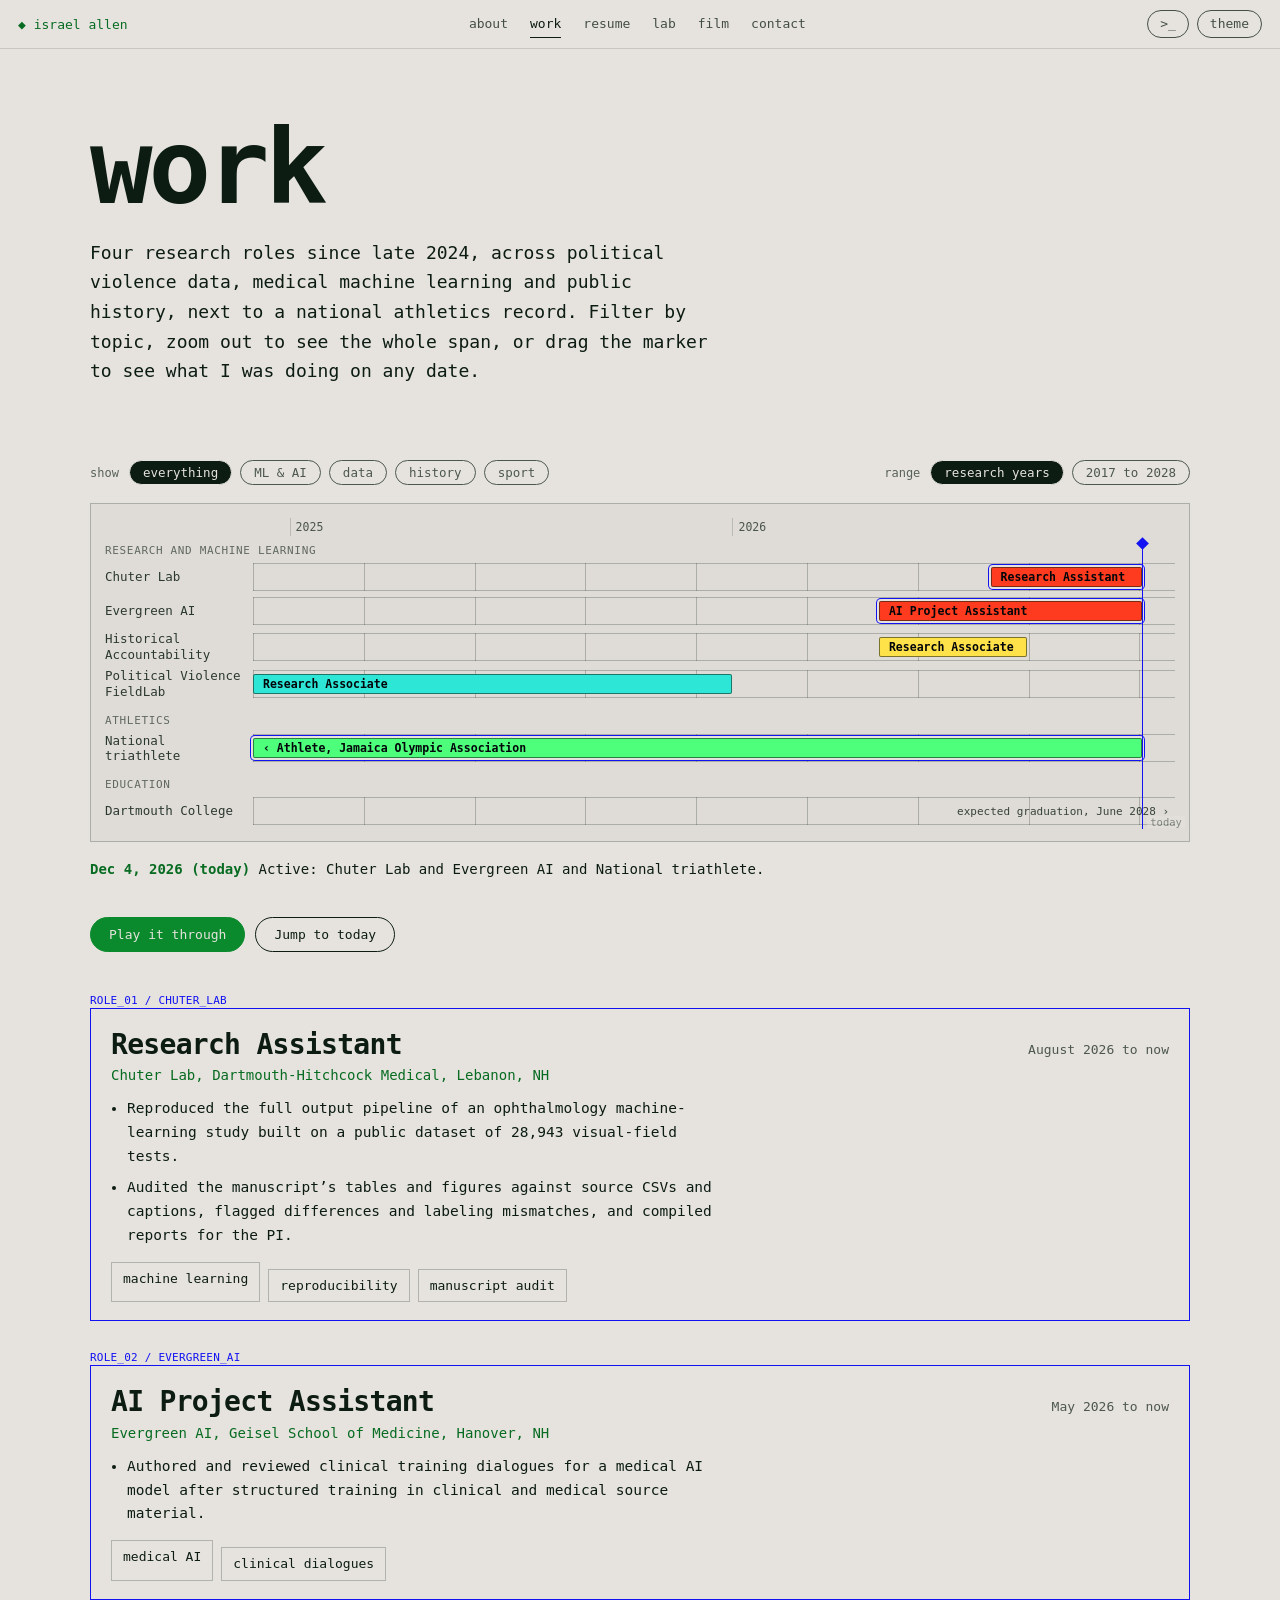
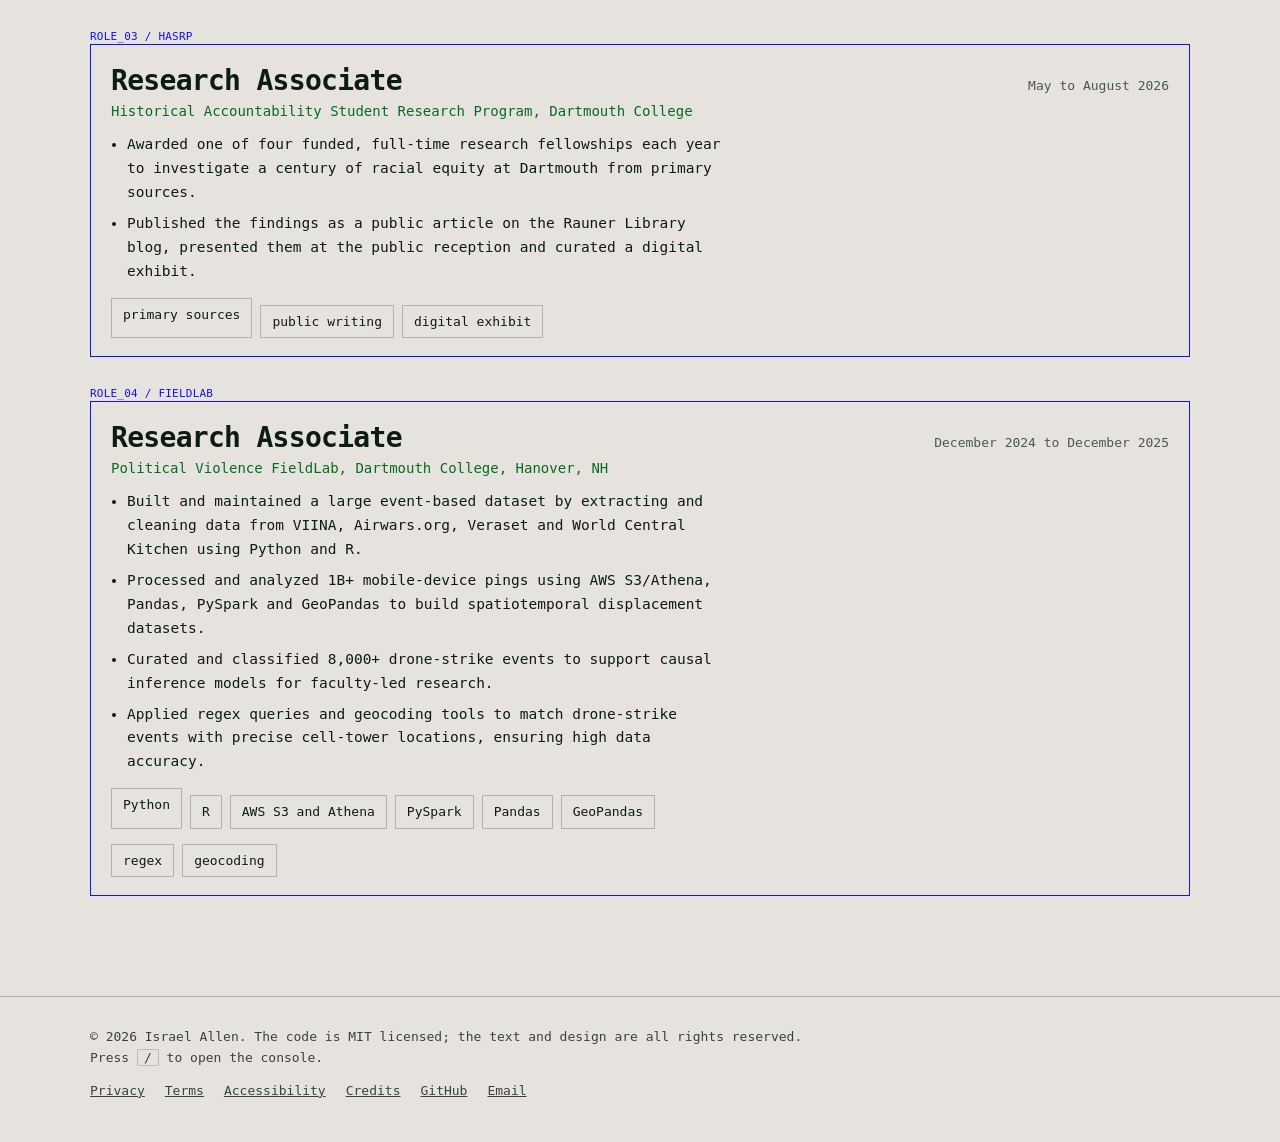
<file: work.html>
<!DOCTYPE html>
<html lang="en">
<head>
<meta charset="utf-8">
<meta http-equiv="Content-Security-Policy" content="default-src 'none'; script-src 'self'; style-src 'self' 'unsafe-inline'; img-src 'self' data:; font-src 'self'; connect-src 'self'; base-uri 'none'; form-action 'none'">
<meta name="viewport" content="width=device-width, initial-scale=1, viewport-fit=cover">
<title>Work | Israel Allen</title>
<meta name="description" content="Research experience: Chuter Lab (ophthalmology ML), Evergreen AI (clinical AI), Historical Accountability Student Research Program and the Political Violence FieldLab.">
<meta name="theme-color" content="#020c06">
<meta name="author" content="Israel Allen">
<link rel="canonical" href="https://lukeanthony.co/work.html">
<meta property="og:type" content="website">
<meta property="og:site_name" content="Israel Allen">
<meta property="og:title" content="Work | Israel Allen">
<meta property="og:description" content="Research experience: Chuter Lab (ophthalmology ML), Evergreen AI (clinical AI), Historical Accountability Student Research Program and the Political Violence FieldLab.">
<meta property="og:url" content="https://lukeanthony.co/work.html">
<meta property="og:image" content="https://lukeanthony.co/assets/img/og-card.jpg">
<meta property="og:image:alt" content="The words israel allen in large type above a glowing green wireframe grid and a spinning crystal.">
<meta name="twitter:card" content="summary_large_image">
<link rel="icon" href="assets/img/favicon.svg" type="image/svg+xml">
<link rel="apple-touch-icon" href="assets/img/apple-touch-icon.png">
<script src="assets/js/theme-init.js"></script>
<link rel="stylesheet" href="assets/css/site.css">
</head>
<body>
<a class="skip" href="#main">Skip to content</a>
<div class="bar">
  <a class="brand" href="index.html">◆ israel allen</a>
  <nav id="nav" aria-label="Main"><a href="about.html">about</a><a href="work.html" aria-current="page">work</a><a href="resume.html">resume</a><a href="lab.html">lab</a><a href="film.html">film</a><a href="contact.html">contact</a></nav>
  <div class="tools">
    <button class="pill" id="term-btn" type="button" aria-label="Open the command console">&gt;_</button>
    <button class="pill" id="theme" type="button" aria-label="Switch between light and dark theme">theme</button>
    <button class="pill menu-btn" id="menu" type="button" aria-expanded="false" aria-controls="nav">menu</button>
  </div>
</div>
<main id="main">
<section class="phead">
  <div class="inner">
    <h1 data-scramble aria-label="Work">work</h1>
    <p class="lead">Four research roles since late 2024, across political violence data, medical machine learning and public history, next to a national athletics record. Filter by topic, zoom out to see the whole span, or drag the marker to see what I was doing on any date.</p>
  </div>
</section>

<section class="sec" style="padding-top:10px" id="timeline">
  <div class="inner">
    <div class="tl" id="tl">
      <div class="tl-top">
        <div class="chips" id="tl-filters" role="group" aria-label="Filter by topic">
          <small>show</small>
          <button class="chip-btn" type="button" data-f="all" aria-pressed="true">everything</button>
          <button class="chip-btn" type="button" data-f="ml" aria-pressed="false">ML &amp; AI</button>
          <button class="chip-btn" type="button" data-f="data" aria-pressed="false">data</button>
          <button class="chip-btn" type="button" data-f="history" aria-pressed="false">history</button>
          <button class="chip-btn" type="button" data-f="sport" aria-pressed="false">sport</button>
        </div>
        <div class="chips" id="tl-zoom" role="group" aria-label="Time range">
          <small>range</small>
          <button class="chip-btn" type="button" data-z="research" aria-pressed="true">research years</button>
          <button class="chip-btn" type="button" data-z="all" aria-pressed="false">2017 to 2028</button>
        </div>
      </div>
      <div class="tl-board">
        <div class="tl-axis"><span></span><div id="tl-axis-track"></div></div>
        <div class="tl-body" id="tl-body" style="--p:1">
          <div id="tl-rows" style="display:grid;gap:6px"></div>
          <div class="tl-today" aria-hidden="true"></div>
          <div class="tl-head" aria-hidden="true"></div>
          <input type="range" id="tl-range" aria-label="Choose a date on the timeline">
        </div>
      </div>
      <p class="tl-read" id="tl-read" aria-live="polite"></p>
      <div class="tl-ctl">
        <button class="btn solid" id="tl-play" type="button">Play it through</button>
        <button class="btn" id="tl-now" type="button">Jump to today</button>
      </div>
      <div class="tl-tip" id="tl-tip" hidden></div>
    </div>
    <div class="roles">
<article class="role dbox lock" data-id="ROLE_01 / CHUTER_LAB" data-role="chuter" data-tags="ml data" style="--i:0">
  <div class="role-head"><h2>Research Assistant</h2><span class="when">August 2026 to now</span></div>
  <p class="org">Chuter Lab, Dartmouth-Hitchcock Medical, Lebanon, NH</p>
  <ul>
<li>Reproduced the full output pipeline of an ophthalmology machine-learning study built on a public dataset of 28,943 visual-field tests.</li>
<li>Audited the manuscript’s tables and figures against source CSVs and captions, flagged differences and labeling mismatches, and compiled reports for the PI.</li>
  </ul>
  <ul class="tags"><li>machine learning</li><li>reproducibility</li><li>manuscript audit</li></ul>
</article>
<article class="role dbox lock" data-id="ROLE_02 / EVERGREEN_AI" data-role="evergreen" data-tags="ml" style="--i:1">
  <div class="role-head"><h2>AI Project Assistant</h2><span class="when">May 2026 to now</span></div>
  <p class="org">Evergreen AI, Geisel School of Medicine, Hanover, NH</p>
  <ul>
<li>Authored and reviewed clinical training dialogues for a medical AI model after structured training in clinical and medical source material.</li>
  </ul>
  <ul class="tags"><li>medical AI</li><li>clinical dialogues</li></ul>
</article>
<article class="role dbox lock" data-id="ROLE_03 / HASRP" data-role="hasrp" data-tags="history" style="--i:2">
  <div class="role-head"><h2>Research Associate</h2><span class="when">May to August 2026</span></div>
  <p class="org">Historical Accountability Student Research Program, Dartmouth College</p>
  <ul>
<li>Awarded one of four funded, full-time research fellowships each year to investigate a century of racial equity at Dartmouth from primary sources.</li>
<li>Published the findings as a public article on the Rauner Library blog, presented them at the public reception and curated a digital exhibit.</li>
  </ul>
  <ul class="tags"><li>primary sources</li><li>public writing</li><li>digital exhibit</li></ul>
</article>
<article class="role dbox lock" data-id="ROLE_04 / FIELDLAB" data-role="fieldlab" data-tags="data" style="--i:3">
  <div class="role-head"><h2>Research Associate</h2><span class="when">December 2024 to December 2025</span></div>
  <p class="org">Political Violence FieldLab, Dartmouth College, Hanover, NH</p>
  <ul>
<li>Built and maintained a large event-based dataset by extracting and cleaning data from VIINA, Airwars.org, Veraset and World Central Kitchen using Python and R.</li>
<li>Processed and analyzed 1B+ mobile-device pings using AWS S3/Athena, Pandas, PySpark and GeoPandas to build spatiotemporal displacement datasets.</li>
<li>Curated and classified 8,000+ drone-strike events to support causal inference models for faculty-led research.</li>
<li>Applied regex queries and geocoding tools to match drone-strike events with precise cell-tower locations, ensuring high data accuracy.</li>
  </ul>
  <ul class="tags"><li>Python</li><li>R</li><li>AWS S3 and Athena</li><li>PySpark</li><li>Pandas</li><li>GeoPandas</li><li>regex</li><li>geocoding</li></ul>
</article>
    </div>
  </div>
</section>
</main>
<footer class="site">
  <div class="inner">
    <p>© 2026 Israel Allen. The code is MIT licensed; the text and design are all rights reserved.<br>Press <kbd>/</kbd> to open the console.</p>
    <nav aria-label="Legal and links">
      <a href="privacy.html">Privacy</a>
      <a href="terms.html">Terms</a>
      <a href="accessibility.html">Accessibility</a>
      <a href="credits.html">Credits</a>
      <a href="https://github.com/izzyallen876" target="_blank" rel="noopener">GitHub</a>
      <a href="mailto:israel.l.allen.28@dartmouth.edu">Email</a>
    </nav>
  </div>
</footer>
<script src="assets/js/work.js"></script>
<script src="assets/js/core.js"></script>
</body>
</html>
</file>
<file: assets/css/site.css>
/* site.css, Israel Allen. Hand-written, no frameworks, system fonts only. */

/* ============ tokens ============ */
:root{
  color-scheme: light dark;
  --bg:#e6e3de; --fg:#0c1c12; --green:#0a8a2c; --glow:none; --grid:#0a8a2c; --link:#076b21;
  --paper:#d3cfcf; --cobalt:#1212f2;
  --night:#000; --neon:#4dff7a; --peach:#ffcf9e;
  --heat:#ff3b1f; --cyan:#2ee6d6; --amber:#ffe14a; --magenta:#ff2fa8;
  --box:var(--cobalt);
  --line:color-mix(in srgb,var(--fg) 24%,transparent);
  --mono: ui-monospace, "SF Mono", Menlo, Consolas, "DejaVu Sans Mono", "Liberation Mono", "Courier New", monospace;
  box-sizing:border-box;
  padding-top:env(safe-area-inset-top,0px);
  padding-bottom:env(safe-area-inset-bottom,0px);
}
@media (prefers-color-scheme: dark){
  :root:not([data-theme="light"]){
    --bg:#020c06; --fg:#d9ffe4; --green:#46ff78; --grid:#2fe05f; --link:#46ff78; --box:var(--amber);
    --glow:0 0 10px rgba(70,255,120,.55), 0 0 28px rgba(70,255,120,.25);
  }
}
:root[data-theme="dark"]{
  --bg:#020c06; --fg:#d9ffe4; --green:#46ff78; --grid:#2fe05f; --link:#46ff78; --box:var(--amber);
  --glow:0 0 10px rgba(70,255,120,.55), 0 0 28px rgba(70,255,120,.25);
}
/* pages that are always night (the lab) */
:root[data-world="night"]{
  --bg:#000; --fg:#d9ffe4; --green:#46ff78; --grid:#2fe05f; --link:#46ff78; --box:var(--amber);
  --glow:0 0 10px rgba(70,255,120,.55), 0 0 28px rgba(70,255,120,.25);
}

/* ============ base ============ */
html{scroll-padding-top:calc(env(safe-area-inset-top,0px) + 64px);background:var(--bg);scroll-behavior:smooth}
*{box-sizing:border-box}
body{margin:0;background:var(--bg);color:var(--fg);font-family:var(--mono);min-height:100%;overflow-x:hidden;-webkit-text-size-adjust:100%}
body::before{content:"";position:fixed;inset:0 0 auto;height:env(safe-area-inset-top,0px);z-index:60;background:var(--bg);pointer-events:none}
a{color:inherit}
button,input,textarea{font:inherit;color:inherit}
img{max-width:100%}
:focus-visible{outline:2px solid var(--link);outline-offset:3px}
.skip{position:absolute;left:12px;top:-60px;z-index:80;background:var(--fg);color:var(--bg);padding:8px 14px;text-decoration:none;border-radius:2px}
.skip:focus{top:calc(env(safe-area-inset-top,0px) + 10px)}
.sr{position:absolute;width:1px;height:1px;overflow:hidden;clip:rect(0 0 0 0);white-space:nowrap}
main{display:block}
[id]{scroll-margin-top:calc(env(safe-area-inset-top,0px) + 64px)}

/* ============ top bar ============ */
.bar{position:fixed;top:env(safe-area-inset-top,0px);left:0;right:0;z-index:50;display:flex;align-items:center;gap:18px;padding:10px 18px;font-size:13px;background:color-mix(in srgb,var(--bg) 84%,transparent);-webkit-backdrop-filter:blur(8px);backdrop-filter:blur(8px);border-bottom:1px solid color-mix(in srgb,var(--fg) 14%,transparent)}
.brand{color:var(--link);text-decoration:none;text-shadow:var(--glow);white-space:nowrap}
.bar nav{display:flex;gap:22px;margin:0 auto}
.bar nav a{text-decoration:none;opacity:.75;padding:6px 0;border-bottom:1px solid transparent}
.bar nav a:hover{opacity:1}
.bar nav a[aria-current="page"]{opacity:1;border-bottom-color:currentColor}
.tools{display:flex;gap:8px;align-items:center}
.pill{background:none;border:1px solid currentColor;border-radius:99px;padding:3px 12px;cursor:pointer;opacity:.75;font-size:13px;line-height:1.5}
.pill:hover{opacity:1}
.menu-btn{display:none}
:root[data-world="night"] #theme{display:none}
@media (max-width:760px){
  .menu-btn{display:inline-block}
  .tools{margin-left:auto}
  .bar nav{display:none;position:absolute;top:100%;left:0;right:0;flex-direction:column;gap:0;margin:0;background:var(--bg);border-bottom:1px solid var(--line);padding:4px 18px 10px}
  .bar nav.open{display:flex}
  .bar nav a{padding:13px 0;border-bottom:1px solid var(--line);opacity:.9}
}

/* ============ buttons and shared bits ============ */
.btn{display:inline-block;border:1px solid currentColor;border-radius:99px;padding:9px 18px;font-size:13px;line-height:1.2;text-decoration:none;cursor:pointer;background:none;transition:background .15s,color .15s}
.btn:hover{background:var(--fg);color:var(--bg)}
.btn.solid{background:var(--green);border-color:var(--green);color:var(--bg)}
.btn.solid:hover{background:transparent;color:var(--link)}
.cta{display:flex;flex-wrap:wrap;gap:12px;margin-top:24px}
.sec{padding:clamp(48px,9vw,100px) 20px}
.sec .inner{max-width:1100px;margin:0 auto}
.sec h2{margin:0 0 16px;font-size:clamp(26px,5vw,44px);letter-spacing:-.03em;line-height:1}
.lead{margin:0;max-width:58ch;line-height:1.65;font-size:clamp(15px,2.2vw,18px)}
.prose a{color:var(--link);text-underline-offset:3px}
.fine{font-size:12.5px;line-height:1.6;opacity:.75;max-width:60ch}

/* page header for inner pages */
.phead{padding:calc(env(safe-area-inset-top,0px) + 120px) 20px 28px}
.phead .inner{max-width:1100px;margin:0 auto}
.phead h1{margin:0;font-weight:700;font-size:clamp(40px,9vw,104px);line-height:.92;letter-spacing:-.04em}
.phead .lead{margin-top:22px}

/* detection box: borrowed from the thermal street image */
.dbox{position:relative;border:1px solid var(--box)}
.dbox::before{content:attr(data-id);position:absolute;left:-1px;bottom:calc(100% + 3px);font-size:11px;line-height:1;letter-spacing:.02em;color:var(--box);text-shadow:var(--glow);white-space:nowrap}
@keyframes lockon{0%{opacity:0;transform:scale(1.05)}55%{opacity:1}100%{opacity:1;transform:scale(1)}}
.js .lock{opacity:0}
.js .lock.in{opacity:1;animation:lockon .7s cubic-bezier(.2,.8,.2,1) backwards;animation-delay:calc(var(--i,0) * 110ms)}

/* ============ hero (home) ============ */
.hero{position:relative;min-height:100svh;display:flex;flex-direction:column;justify-content:flex-end;overflow:hidden;padding:72px 20px 0}
#grid{position:absolute;inset:0;width:100%;height:100%;-webkit-mask-image:linear-gradient(to bottom,transparent 50%,#000 72%);mask-image:linear-gradient(to bottom,transparent 50%,#000 72%)}
.plumbwrap{position:relative;width:min(90vw,56vh,620px);margin:0 auto;-webkit-mask-image:radial-gradient(ellipse closest-side,#000 74%,transparent 100%);mask-image:radial-gradient(ellipse closest-side,#000 74%,transparent 100%)}
.glyph{display:block;max-width:100%}
.titleblock{position:relative;max-width:1100px;width:100%;margin:0 auto;padding:6px 0 48px}
.hero h1{margin:0;font-weight:700;font-size:clamp(40px,10.5vw,120px);line-height:.92;letter-spacing:-.04em;white-space:pre-line;color:var(--fg);cursor:default}
.sub{margin:18px 0 0;max-width:50ch;font-size:clamp(13px,2.2vw,16px);line-height:1.55;opacity:.85}
.ticker{position:relative;border-top:1px solid color-mix(in srgb,var(--fg) 30%,transparent);border-bottom:1px solid color-mix(in srgb,var(--fg) 30%,transparent);overflow:hidden;white-space:nowrap;font-size:13px;padding:8px 0;margin:0 -20px}
.ticker span{display:inline-block;padding-left:100%;animation:tick 42s linear infinite}
@keyframes tick{to{transform:translateX(-100%)}}

/* ============ rooms (home cards) ============ */
.rooms{display:grid;grid-template-columns:repeat(auto-fit,minmax(290px,1fr));gap:40px 24px;margin-top:44px;perspective:1200px}
.room{position:relative;display:flex;flex-direction:column;justify-content:flex-end;min-height:310px;padding:18px;color:#fff;text-decoration:none;background:#000;isolation:isolate;transform-style:preserve-3d;transition:transform .18s ease-out,box-shadow .2s;will-change:transform;overflow:visible}
.room .art{position:absolute;inset:0;z-index:-2;background-size:cover;background-position:center;background-repeat:no-repeat}
.room::after{content:"";position:absolute;inset:0;z-index:-1;background:linear-gradient(to top,rgba(0,0,0,.92),rgba(0,0,0,.25) 62%,rgba(0,0,0,.05))}
.room h3{margin:0 0 6px;font-size:clamp(26px,3.2vw,36px);letter-spacing:-.035em;line-height:1}
.room p{margin:0;font-size:13.5px;line-height:1.5;max-width:34ch;color:#d6e8dc}
.room:hover,.room:focus-visible{box-shadow:0 0 0 1px var(--box),0 18px 50px -18px rgba(0,0,0,.7)}
.room .art.sheet{background:#f4f2ee}
.room .art.sheet::before{content:"";position:absolute;inset:16% 14% 36%;background:
  linear-gradient(#1b1bd4,#1b1bd4) 0 0/46% 5px no-repeat,
  repeating-linear-gradient(#9a98a8 0 2px,transparent 2px 11px) 0 22px/100% 100% no-repeat}
.room .art.spark{background:radial-gradient(circle at 70% 38%,#fff 0 3px,rgba(255,255,255,.6) 4px 9px,transparent 26px),radial-gradient(circle at 70% 38%,rgba(255,60,40,.55),transparent 42%),#02060a}

/* ============ numbers ============ */
.nums{display:grid;grid-template-columns:repeat(auto-fit,minmax(210px,1fr));gap:1px;margin-top:36px;background:var(--line);border:1px solid var(--line)}
.num{background:var(--bg);padding:20px 18px}
.num b{display:block;font-size:clamp(34px,5vw,60px);letter-spacing:-.04em;line-height:1;color:var(--link);text-shadow:var(--glow);font-weight:700}
.num span{display:block;margin-top:10px;font-size:13px;line-height:1.5;opacity:.8}

/* ============ facts + tags ============ */
.facts{display:grid;grid-template-columns:repeat(auto-fit,minmax(220px,1fr));gap:26px 18px;margin-top:44px}
.fact{padding:16px 16px 14px;margin-top:1.4em}
.fact small{display:block;font-size:12px;opacity:.6;margin-bottom:6px}
.fact span{font-size:14px;line-height:1.5}
.tags{display:flex;flex-wrap:wrap;gap:8px;margin:14px 0 0;padding:0;list-style:none}
.tags li{border:1px solid var(--line);padding:5px 11px;font-size:13px}
.group{margin-top:28px}
.group h3{margin:0;font-size:14px;font-weight:400;opacity:.65}

/* ============ paper panel (about) ============ */
.armor{background:var(--paper);color:var(--cobalt);padding:clamp(40px,8vw,90px) 20px;position:relative;overflow:hidden;transition:background .5s}
.armor .inner{max-width:900px;margin:0 auto;display:grid;gap:20px;position:relative;z-index:1}
.armor h2{margin:0;font-size:clamp(26px,5vw,44px);letter-spacing:-.03em;line-height:1;transition:color .5s}
.armor p{margin:0;max-width:48ch;line-height:1.55;font-size:15px;color:#2a2a8a;transition:color .5s}
.ctl{display:flex;flex-wrap:wrap;gap:8px}
.ctl button{background:none;border:1px solid currentColor;border-radius:99px;padding:5px 14px;cursor:pointer;font-size:13px;opacity:.65}
.ctl button[aria-pressed="true"]{opacity:1;background:var(--cobalt);color:#e8ecff;border-color:var(--cobalt)}
.ctl button:hover{opacity:1}
.kwrap{width:100%;position:relative}
.armor::after{content:"";position:absolute;inset:0;pointer-events:none;opacity:.22;mix-blend-mode:multiply;transition:opacity .5s;background-image:url("data:image/svg+xml;utf8,<svg xmlns='http://www.w3.org/2000/svg' width='160' height='160'><filter id='n'><feTurbulence type='fractalNoise' baseFrequency='.9' numOctaves='2'/><feColorMatrix values='0 0 0 0 0  0 0 0 0 0  0 0 0 0 0  0 0 0 .7 0'/></filter><rect width='160' height='160' filter='url(%23n)'/></svg>")}
.armor.glow{background:#02030a;color:#8fb4ff}
.armor.glow h2{color:#d6e4ff}
.armor.glow p{color:#8da4dd}
.armor.glow::after{opacity:.05}
.armor.glow .ctl button[aria-pressed="true"]{background:#2f5bff;border-color:#2f5bff;color:#fff}
.armor .stats{display:grid;grid-template-columns:repeat(auto-fit,minmax(180px,1fr));gap:14px;margin-top:6px}
.armor .stats div{border:1.5px solid currentColor;padding:12px 14px;font-size:13px;line-height:1.45;color:#2a2a8a;transition:color .5s}
.armor .stats b{display:block;font-size:clamp(22px,4vw,30px);letter-spacing:-.03em;line-height:1.1;color:var(--cobalt);margin-bottom:4px;transition:color .5s}
.armor.glow .stats div{color:#8da4dd}
.armor.glow .stats b{color:#d6e4ff}

/* ============ night panel (contact hands) ============ */
.touch{background:var(--night);color:var(--neon);padding:clamp(40px,8vw,90px) 20px 70px;position:relative}
.touch .inner{max-width:1100px;margin:0 auto}
.touch h2{margin:0 0 10px;font-size:clamp(26px,5vw,44px);letter-spacing:-.03em;line-height:1;color:#e8ffee}
.touch p{margin:0 0 26px;max-width:46ch;line-height:1.55;font-size:15px;color:#9ad9ad}
.stage{position:relative;width:100%;touch-action:pan-y;cursor:crosshair}
#burst{position:absolute;inset:0;width:100%;height:100%;pointer-events:none}

/* ============ work: experience timeline ============ */
.tl{margin-top:36px;--label:8.5rem}
.tl-top{display:flex;flex-wrap:wrap;gap:14px 28px;align-items:center;justify-content:space-between;margin-bottom:18px}
.chips{display:flex;flex-wrap:wrap;gap:8px;align-items:center}
.chips small{font-size:12px;opacity:.65;margin-right:2px}
.chip-btn{background:none;border:1px solid currentColor;border-radius:99px;padding:4px 13px;font-size:12.5px;cursor:pointer;opacity:.7}
.chip-btn:hover{opacity:1}
.chip-btn[aria-pressed="true"]{opacity:1;background:var(--fg);color:var(--bg)}
.tl-board{position:relative;border:1px solid var(--line);padding:14px 14px 12px;background:color-mix(in srgb,var(--fg) 3%,transparent)}
.tl-body{position:relative;display:grid;gap:6px;padding:4px 0;touch-action:pan-y;cursor:ew-resize;user-select:none;-webkit-user-select:none}
.tl-lane{margin:8px 0 0;font-size:11px;letter-spacing:.06em;text-transform:uppercase;opacity:.6}
.tl-lane:first-child{margin-top:0}
.tl-row{display:grid;grid-template-columns:var(--label) 1fr;align-items:center;gap:0 12px;font-size:12.5px}
.tl-name{opacity:.85;line-height:1.25}
.tl-track{position:relative;height:28px;background:repeating-linear-gradient(90deg,var(--line) 0 1px,transparent 1px var(--mstep,8.33%));border-top:1px solid var(--line);border-bottom:1px solid var(--line)}
.tl-bar{position:absolute;top:3px;bottom:3px;display:flex;align-items:center;padding:0 9px;min-width:12px;overflow:hidden;white-space:nowrap;font:inherit;font-size:11.5px;font-weight:700;color:#02060a;border:1px solid color-mix(in srgb,var(--fg) 55%,transparent);border-radius:2px;cursor:pointer;background:color-mix(in srgb,var(--fg) 30%,transparent);transition:left .55s cubic-bezier(.2,.8,.2,1),width .55s cubic-bezier(.2,.8,.2,1),opacity .25s,box-shadow .2s,transform .2s}
.tl-bar[data-tag="ml"]{background:var(--heat)}
.tl-bar[data-tag="data"]{background:var(--cyan)}
.tl-bar[data-tag="history"]{background:var(--amber)}
.tl-bar[data-tag="sport"]{background:var(--neon)}
.tl-bar:hover,.tl-bar:focus-visible{transform:translateY(-2px)}
.tl-row.on .tl-bar{box-shadow:0 0 0 2px var(--bg),0 0 0 3px var(--box)}
.tl-row.off{opacity:.18}
.tl-ms{position:absolute;top:50%;width:16px;height:16px;margin:-8px 0 0 -8px;background:var(--amber);border:1px solid var(--fg);transform:rotate(45deg);cursor:pointer;padding:0;transition:left .55s cubic-bezier(.2,.8,.2,1),opacity .25s}
.tl-ms:hover,.tl-ms:focus-visible{background:var(--neon)}
.tl-note{position:absolute;right:6px;top:50%;transform:translateY(-50%);font-size:11px;opacity:.8;white-space:nowrap}
.tl-note[hidden]{display:none}
.tl-axis{display:grid;grid-template-columns:var(--label) 1fr;gap:0 12px;font-size:11.5px;opacity:.7;margin-bottom:4px}
.tl-axis div{position:relative;height:18px}
.tl-axis i{position:absolute;top:0;font-style:normal;transform:translateX(-1px);padding-left:5px;border-left:1px solid var(--line);height:100%;line-height:18px;transition:left .55s cubic-bezier(.2,.8,.2,1)}
.tl-head{position:absolute;top:0;bottom:0;width:0;left:calc(var(--label) + 12px + (100% - var(--label) - 12px) * var(--p,1));border-left:1px solid var(--box);pointer-events:none}
.tl-head::after{content:"";position:absolute;top:-1px;left:-5px;width:9px;height:9px;background:var(--box);transform:rotate(45deg)}
.tl-today{position:absolute;top:0;bottom:0;width:0;left:calc(var(--label) + 12px + (100% - var(--label) - 12px) * var(--t,1));border-left:1px dotted var(--fg);opacity:.45;pointer-events:none;transition:left .55s cubic-bezier(.2,.8,.2,1)}
.tl-today::before{content:"today";position:absolute;bottom:1px;left:4px;font-size:10.5px;background:var(--bg);padding:0 3px}
.tl-body:focus-within .tl-head::after{outline:2px solid var(--link);outline-offset:2px}
#tl-range{position:absolute;opacity:0;width:1px;height:1px;pointer-events:none}
.tl-read{margin:16px 0 0;font-size:14px;min-height:3.2em;line-height:1.6}
.tl-read b{color:var(--link);font-weight:700}
.tl-ctl{margin-top:14px;display:flex;gap:10px;flex-wrap:wrap}
.tl-tip{position:fixed;z-index:80;max-width:260px;padding:8px 11px;font-size:12px;line-height:1.45;background:var(--fg);color:var(--bg);pointer-events:none;transform:translate(-50%,calc(-100% - 12px))}
.tl-tip[hidden]{display:none}
.tl-tip b{display:block;margin-bottom:2px}
.roles{display:grid;gap:44px;margin-top:56px}
.role{padding:20px 20px 18px;transition:opacity .25s,border-color .25s,box-shadow .25s}
.role.dim,.js .role.lock.in.dim{opacity:.38}
.role.pop{box-shadow:0 0 0 3px var(--box)}
.role-head{display:flex;flex-wrap:wrap;gap:6px 24px;justify-content:space-between;align-items:baseline}
.role h2{margin:0;font-size:clamp(20px,3vw,28px);letter-spacing:-.025em;line-height:1.15}
.role .when{font-size:13px;opacity:.7}
.org{margin:6px 0 14px;font-size:14px;color:var(--link);text-shadow:var(--glow)}
.role ul{margin:0;padding-left:1.1em;max-width:70ch;line-height:1.65;font-size:14.5px}
.role li+li{margin-top:7px}
.role ul.tags{padding-left:0;margin-top:14px}
@media (max-width:600px){.tl{--label:5.4rem}.tl-row{font-size:11px}.tl-bar{font-size:10.5px;padding:0 6px}}
/* ============ resume sheet ============ */
.sheet-wrap{padding:calc(env(safe-area-inset-top,0px) + 96px) 16px 56px}
.rtools{max-width:860px;margin:0 auto 18px;display:flex;flex-wrap:wrap;gap:10px;align-items:center;justify-content:space-between}
.rtools p{margin:0;font-size:13px;opacity:.75}
.resume{max-width:860px;margin:0 auto;background:#fff;color:#14141c;padding:clamp(24px,5vw,54px);box-shadow:0 20px 60px -24px rgba(0,0,0,.6);font-size:14px;line-height:1.5}
.resume h1{margin:0;font-size:clamp(28px,5vw,40px);letter-spacing:-.04em;line-height:1;color:#1212f2}
.resume .contact{margin:10px 0 0;font-size:13px;color:#3a3a48}
.resume .contact a{color:inherit}
.resume h2{margin:26px 0 8px;padding-bottom:5px;border-bottom:1.5px solid #1212f2;font-size:13px;letter-spacing:.04em;font-weight:700;color:#1212f2}
.rrow{display:flex;justify-content:space-between;gap:16px;align-items:baseline}
.rrow b{font-weight:700}
.rrow .d{white-space:nowrap;font-size:13px;color:#3a3a48}
.rsub{margin:1px 0 4px;color:#3a3a48;font-size:13px}
.resume ul{margin:4px 0 12px;padding-left:1.15em}
.resume li{margin:2px 0}
.resume p{margin:4px 0}

@media (max-width:600px){.rrow{flex-direction:column;gap:1px}.rrow .d{white-space:normal}}

/* ============ lab (3D) ============ */
.spec{padding:44px 20px 20px}
.spec .inner{max-width:1100px;margin:0 auto}
.spec-head{display:grid;gap:10px;margin-bottom:22px;max-width:62ch}
.spec-id{margin:0;font-size:12px;color:var(--amber)}
.spec h2{margin:0;font-size:clamp(28px,5vw,52px);letter-spacing:-.035em;line-height:1}
.spec-head p{margin:0;line-height:1.6;font-size:15px;opacity:.85}
.viewport{position:relative;width:100%;aspect-ratio:4/3;max-height:82vh;background:#000;border:1px solid var(--line);touch-action:pan-y;overflow:hidden}
.viewport.tall{aspect-ratio:5/4}
.viewport canvas{position:absolute;inset:0;width:100%;height:100%;display:block;cursor:grab;touch-action:pan-y}
.viewport canvas:active{cursor:grabbing}
.viewport canvas:focus-visible{outline:2px solid var(--link);outline-offset:-4px}
.viewport .fallback{position:absolute;inset:0;width:100%;height:100%;object-fit:contain;display:none}
.viewport.nogl .fallback{display:block}
.viewport.nogl canvas{display:none}
.vmsg{position:absolute;left:12px;right:12px;bottom:12px;margin:0;padding:8px 12px;background:rgba(0,0,0,.78);border:1px solid var(--line);font-size:12.5px;line-height:1.5;display:none}
.viewport.nogl .vmsg{display:block}
.vhint{position:absolute;left:12px;top:10px;margin:0;font-size:12px;opacity:.75;pointer-events:none;text-shadow:0 0 6px #000}
.spec .ctl{margin-top:14px}
.spec .ctl button{color:var(--fg)}
.spec .ctl button[aria-pressed="true"]{background:var(--fg);color:#000;border-color:var(--fg)}
.spec .ctl label{display:flex;align-items:center;gap:8px;font-size:13px;opacity:.85}
.spec .ctl input[type=range]{accent-color:var(--green);width:150px}
.lab-note{max-width:1100px;margin:0 auto;padding:10px 20px 60px;font-size:12.5px;line-height:1.6;opacity:.7}

/* ============ contact ============ */
.contact-grid{display:grid;grid-template-columns:1.2fr 1fr;gap:40px;align-items:start}
@media (max-width:820px){.contact-grid{grid-template-columns:1fr}}
.composer{display:grid;gap:14px;margin-top:6px}
.composer label{display:grid;gap:6px;font-size:13px}
.composer input,.composer textarea{width:100%;background:color-mix(in srgb,var(--fg) 6%,transparent);border:1px solid var(--line);border-radius:2px;padding:10px 12px;font-size:15px;line-height:1.5}
.composer textarea{min-height:150px;resize:vertical}
.composer input:focus,.composer textarea:focus{outline:2px solid var(--link);outline-offset:1px}
.composer .row{display:flex;flex-wrap:wrap;gap:10px;align-items:center}
.details{margin:0;padding:0;list-style:none;display:grid;gap:14px}
.details li{padding:14px 16px;margin-top:1.3em}
.details small{display:block;font-size:12px;opacity:.6;margin-bottom:4px}

/* ============ legal / long text ============ */
.doc{max-width:760px;margin:0 auto;padding:calc(env(safe-area-inset-top,0px) + 120px) 20px 70px}
.doc h1{margin:0 0 6px;font-size:clamp(34px,7vw,64px);letter-spacing:-.04em;line-height:.95}
.doc .meta{margin:0 0 30px;font-size:13px;opacity:.65}
.doc h2{margin:38px 0 10px;font-size:clamp(20px,3.2vw,26px);letter-spacing:-.02em;line-height:1.2}
.doc p,.doc li{line-height:1.75;font-size:15px}
.doc ul{padding-left:1.2em}
.doc li{margin:5px 0}
.doc a{color:var(--link);text-underline-offset:3px}
.doc .short{border:1px solid var(--box);padding:16px 18px;margin:0 0 8px;position:relative;margin-top:26px}
.doc .short p{margin:0}
.doc code{font-size:13px;background:color-mix(in srgb,var(--fg) 10%,transparent);padding:1px 5px}

/* 404 */
.lost{min-height:100svh;display:grid;place-content:center;gap:16px;padding:100px 20px 60px;text-align:left}
.lost pre{margin:0;font-size:clamp(11px,2.4vw,17px);line-height:1.1;color:var(--link);text-shadow:var(--glow)}
.lost h1{margin:0;font-size:clamp(34px,7vw,72px);letter-spacing:-.04em;line-height:.95}

/* ============ footer ============ */
footer.site{border-top:1px solid var(--line);padding:30px 20px 44px;font-size:13px;background:var(--bg)}
footer.site .inner{max-width:1100px;margin:0 auto;display:flex;flex-wrap:wrap;gap:14px 36px;justify-content:space-between}
footer.site p{margin:0;opacity:.8;line-height:1.6}
footer.site nav{display:flex;flex-wrap:wrap;gap:8px 20px}
footer.site a{opacity:.8}
footer.site a:hover{opacity:1}
kbd{font:inherit;border:1px solid var(--line);padding:0 6px;border-radius:2px}

/* ============ command console ============ */
#term{position:fixed;inset:0;z-index:90;background:rgba(0,0,0,.6);display:flex;align-items:flex-end;justify-content:center;padding:16px}
#term[hidden]{display:none}
.term-box{width:min(760px,100%);max-height:70vh;display:flex;flex-direction:column;background:#000;color:var(--neon);border:1px solid var(--neon);box-shadow:0 0 40px rgba(77,255,122,.25);font-size:14px}
.term-out{overflow:auto;padding:14px 16px 4px;line-height:1.6;white-space:pre-wrap;word-break:break-word;min-height:5em}
.term-out .e{color:#e8ffee}
.term-out .d{color:#7bbf8e}
.term-line{display:flex;gap:10px;align-items:center;padding:6px 16px 14px}
.term-line input{flex:1;background:none;border:0;outline:0;color:#e8ffee;font-size:16px;caret-color:var(--neon)}
body.glitch main,body.glitch .bar{animation:glitch .18s steps(2) 8}
@keyframes glitch{0%{transform:translate(0)}25%{transform:translate(-3px,1px);filter:hue-rotate(60deg)}50%{transform:translate(3px,-1px)}75%{transform:translate(-2px,0);filter:hue-rotate(-60deg)}100%{transform:translate(0)}}

/* ============ motion + print ============ */
@media (prefers-reduced-motion: reduce){
  html{scroll-behavior:auto}
  .ticker span{animation:none;padding-left:0}
  .js .lock{opacity:1}.js .lock.in{animation:none}
  .room{transition:none}
  body.glitch main,body.glitch .bar{animation:none}
}
@media print{
  :root,:root[data-theme]{--bg:#fff;--fg:#000}
  html,body{background:#fff !important;color:#000 !important}
  body::before,.bar,footer.site,.noprint,.skip,#term{display:none !important}
  .sheet-wrap{padding:0}
  .resume{box-shadow:none;max-width:none;padding:0;font-size:9.5pt;line-height:1.32}
  .resume h1{font-size:24pt}
  .resume h2{margin:11px 0 6px;font-size:9.5pt}
  .resume ul{margin:3px 0 8px}
  .resume li{margin:1px 0}
  @page{size:Letter;margin:.45in}
}
</file>
<file: assets/css/film.css>
/* film.css: styles for the 38-second ASCII film. */
:root{
  color-scheme: dark;
  --bg:#000; --hud:#9dffc0; --hud-dim:rgba(157,255,192,.55); --line:rgba(157,255,192,.35); --accent:#ff5ad8;
  --mono: ui-monospace,"SF Mono",Menlo,Consolas,"DejaVu Sans Mono","Liberation Mono","Courier New",monospace;
  box-sizing:border-box;
  padding-top:env(safe-area-inset-top,0px);
  padding-bottom:env(safe-area-inset-bottom,0px);
}
@media (prefers-color-scheme: dark){
  :root:not([data-theme="light"]){ --bg:#000; --hud:#9dffc0; --hud-dim:rgba(157,255,192,.55); --line:rgba(157,255,192,.35); }
}
:root[data-theme="dark"]{ --bg:#000; --hud:#9dffc0; --hud-dim:rgba(157,255,192,.55); --line:rgba(157,255,192,.35); }
html{height:100%;scroll-padding-top:env(safe-area-inset-top,0px);background:var(--bg)}
*{box-sizing:border-box}
body{margin:0;height:100%;position:relative;overflow:hidden;background:var(--bg);color:var(--hud);font-family:var(--mono);-webkit-text-size-adjust:100%}
body.paper{--hud:#1c2cf0;--hud-dim:rgba(28,44,240,.6);--line:rgba(28,44,240,.4)}
body.paper .top,body.paper .cap{text-shadow:0 0 5px #d6d3d2,0 0 2px #d6d3d2,0 0 10px #d6d3d2}
body.paper .bar button{background:rgba(214,211,210,.85)}
#stage{position:absolute;inset:0;width:100%;height:100%;display:block;touch-action:none;cursor:crosshair}

/* crt layers */
.fx{position:absolute;inset:0;pointer-events:none}
.scan{background:repeating-linear-gradient(to bottom,rgba(0,0,0,0) 0,rgba(0,0,0,0) 2px,rgba(0,0,0,.16) 3px);mix-blend-mode:multiply}
.vig{background:radial-gradient(ellipse at center,rgba(0,0,0,0) 58%,rgba(0,0,0,.5) 100%);transition:opacity .6s}
body.paper .vig{opacity:.4}
.grain{opacity:.16;mix-blend-mode:overlay;background-image:url("data:image/svg+xml;utf8,<svg xmlns='http://www.w3.org/2000/svg' width='180' height='180'><filter id='n'><feTurbulence type='fractalNoise' baseFrequency='.85' numOctaves='2' stitchTiles='stitch'/><feColorMatrix values='0 0 0 0 .5  0 0 0 0 .5  0 0 0 0 .5  0 0 0 1.4 -.2'/></filter><rect width='180' height='180' filter='url(%23n)'/></svg>");animation:jit .6s steps(6) infinite}
@keyframes jit{0%{background-position:0 0}20%{background-position:-40px 22px}40%{background-position:31px -57px}60%{background-position:-72px -14px}80%{background-position:18px 66px}100%{background-position:0 0}}

/* hud */
.top{position:absolute;left:0;right:0;top:env(safe-area-inset-top,0px);display:flex;justify-content:space-between;align-items:baseline;padding:14px 18px;font-size:12px;letter-spacing:.02em;pointer-events:none;text-shadow:0 0 8px currentColor}
.top span{opacity:.9}
#tc{font-variant-numeric:tabular-nums;opacity:.75}
.cap{position:absolute;left:18px;bottom:calc(env(safe-area-inset-bottom,0px) + 68px);font-size:12px;opacity:.85;pointer-events:none;text-shadow:0 0 8px currentColor;min-height:1.2em}
.bar{position:absolute;left:0;right:0;bottom:env(safe-area-inset-bottom,0px);display:flex;align-items:center;gap:14px;padding:14px 18px 18px;font-size:12px;transition:opacity .5s}
.bar.idle{opacity:0;pointer-events:none}
.bar button{background:none;border:1px solid var(--line);color:inherit;font:inherit;padding:5px 11px;border-radius:2px;cursor:pointer;min-width:74px}
.bar button:hover{border-color:currentColor}
.bar button:focus-visible,.bar input:focus-visible{outline:2px solid currentColor;outline-offset:3px}
#seek{flex:1;-webkit-appearance:none;appearance:none;background:transparent;height:22px;cursor:pointer;margin:0}
#seek::-webkit-slider-runnable-track{height:1px;background:var(--line)}
#seek::-moz-range-track{height:1px;background:var(--line)}
#seek::-webkit-slider-thumb{-webkit-appearance:none;width:9px;height:15px;margin-top:-7px;background:currentColor;border:0;border-radius:0}
#seek::-moz-range-thumb{width:9px;height:15px;background:currentColor;border:0;border-radius:0}
.hint{position:absolute;left:0;right:0;top:48%;text-align:center;font-size:13px;pointer-events:none;opacity:0;transition:opacity .6s;text-shadow:0 0 10px currentColor}
.hint.on{opacity:.9}
.sr{position:absolute;width:1px;height:1px;overflow:hidden;clip:rect(0 0 0 0);white-space:nowrap}
@media (max-width:560px){ .top{font-size:11px;padding:12px 14px} .bar{gap:10px;padding:12px 14px 16px} .bar button{min-width:0;padding:5px 8px} #snd{display:none} }
@media (prefers-reduced-motion: reduce){ .grain{animation:none} }

.top .back{pointer-events:auto;color:inherit;text-decoration:none;border-bottom:1px solid var(--line);margin-right:14px}
.top .back:hover{border-bottom-color:currentColor}
.top .back:focus-visible{outline:2px solid currentColor;outline-offset:3px}
.nojs{position:absolute;inset:0;display:grid;place-content:center;text-align:center;padding:24px;font-size:14px;line-height:1.7}
.nojs a{color:inherit}
</file>
